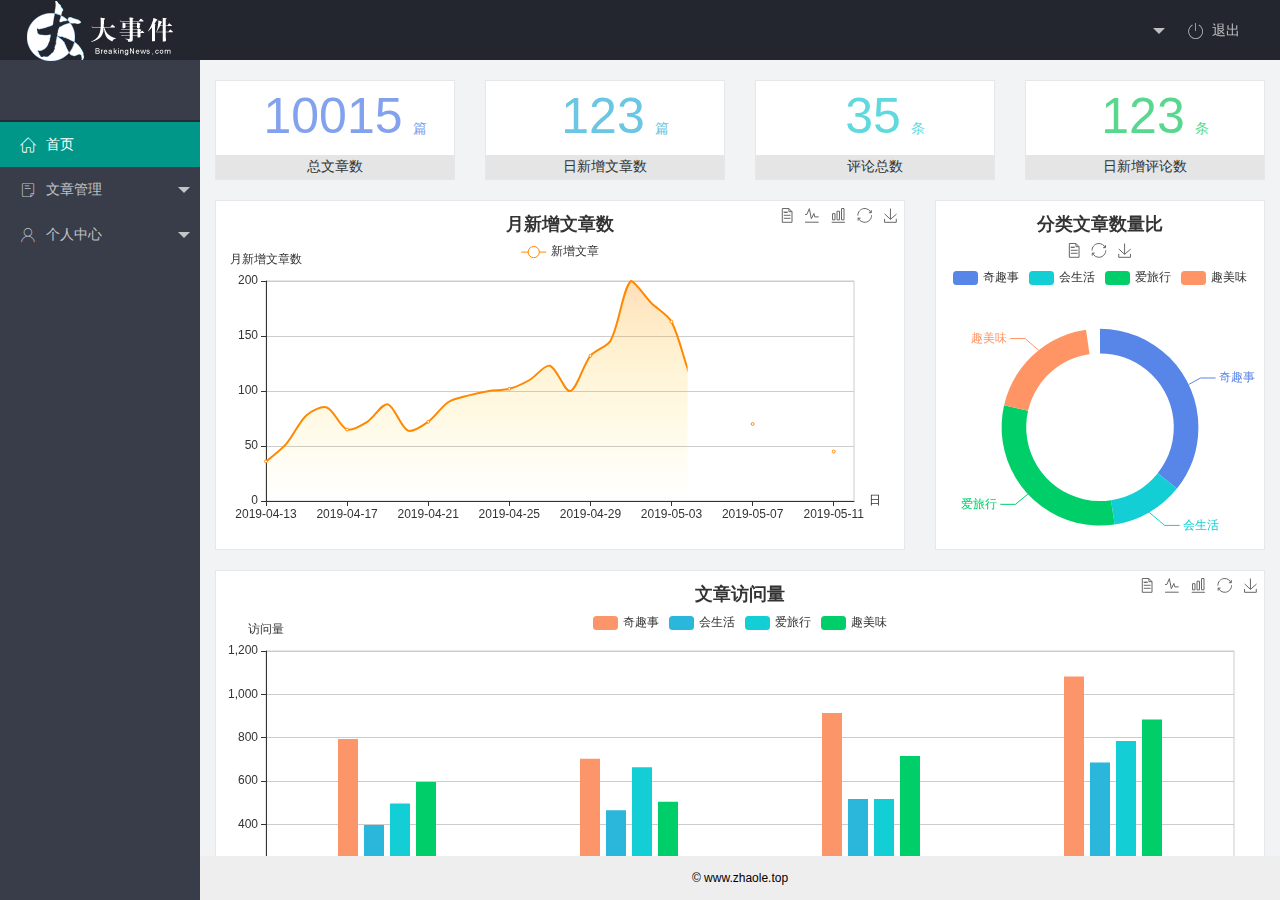
<file: index.html>
<!DOCTYPE html>
<html lang="en">
<head>
    <meta charset="UTF-8">
    <meta http-equiv="X-UA-Compatible" content="IE=edge">
    <meta name="viewport" content="width=device-width, initial-scale=1.0">
    <title>Document</title>
    <link rel="stylesheet" href="./assets/lib/layui/css/layui.css">
    <link rel="stylesheet" href="./assets/css/index.css">
    <!-- 引入图标库 -->
    <link rel="stylesheet" href="./assets/fonts/iconfont.css">

    <!-- jquery -->
    <script src="./assets/lib/jquery.js"></script>
    <script src="./assets/lib/layui/layui.js"></script>
    <script src="./assets/js/rootUrl.js"></script>
    <script src="./assets/js/index.js"></script>
</head>
<body class="layui-layout-body">
    <div class="layui-layout layui-layout-admin">

        <!-- 头部 -->
      <div class="layui-header">
          <!-- 左侧 -->
        <div class="layui-logo layui-hide-xs">
            <img src="./assets/images/logo.png" alt="">
        </div>

        <!-- 右侧 -->
        <ul class="layui-nav layui-layout-right">
          <li class="layui-nav-item layui-hide layui-show-md-inline-block">
            <a href="javascript:;" class="userinfo">
              <!-- <img src="//tva1.sinaimg.cn/crop.0.0.118.118.180/5db11ff4gw1e77d3nqrv8j203b03cweg.jpg" class="layui-nav-img" style="display: none;">
              <span class="text-avatar">A</span>
              个人中心 -->
            </a>
            <dl class="layui-nav-child">
              <dd><a href="./user/userinfo.html" target="fm">基本资料</a></dd>
              <dd><a href="./user/useravatar.html" target="fm">更换头像</a></dd>
              <dd><a href="./user/userpwd.html" target="fm">重置密码</a></dd>
            </dl>
          </li>
          <li class="layui-nav-item" lay-unselect>
            <a href="javascript:;" id="btnLogout">
              <span class="iconfont icon-tuichu" style="margin-right: 8px;"></span>退出
            </a>
          </li>
        </ul>
      </div>
      
      <!-- 左侧边栏 -->
      <div class="layui-side layui-bg-black">
        <div class="layui-side-scroll">
            <!-- 欢迎 -->
            <div class="userinfo">
                <!-- <img src="//tva1.sinaimg.cn/crop.0.0.118.118.180/5db11ff4gw1e77d3nqrv8j203b03cweg.jpg" class="layui-nav-img">
                <span class="text-avatar">A</span>
                <span class="welcome">欢迎</span> -->
            </div>

            <!-- lay-shrink='all'表示同一时间只能展开一个子菜单 -->
          <ul class="layui-nav layui-nav-tree" lay-shrink='all'>
              <!-- 主页 -->
              <!-- layui-this表示默认高亮 -->
            <li class="layui-nav-item layui-this"><a href="./home/dashboard.html" target="fm"><span class="iconfont icon-home"></span>首页</a></li>

            <!-- 文章管理 -->
            <li class="layui-nav-item">
              <a class="" href="javascript:;"><span class="iconfont icon-16"></span>文章管理</a>
              <dl class="layui-nav-child">
                <dd><a href="./article/art_cate.html" target="fm"><i class="layui-icon layui-icon-app"></i>文章类别</a></dd>
                <dd><a href="./article/art_list.html" target="fm"><i class="layui-icon layui-icon-app"></i>文章列表</a></dd>
                <dd><a href="./article/art_pub.html" target="fm"><i class="layui-icon layui-icon-app"></i>发表文章</a></dd>
              </dl>
            </li>

            <!-- 个人中心 -->
            <li class="layui-nav-item">
              <a href="javascript:;"><span class="iconfont icon-user"></span>个人中心</a>
              <dl class="layui-nav-child">
                <dd><a href="./user/userinfo.html" target="fm"><i class="layui-icon layui-icon-app"></i>基本资料</a></dd>
                <dd><a href="./user/useravatar.html" target="fm"><i class="layui-icon layui-icon-app"></i>更换头像</a></dd>
                <dd><a href="./user/userpwd.html" target="fm"><i class="layui-icon layui-icon-app"></i>重置密码</a></dd>
              </dl>
            </li>

          </ul>
        </div>
      </div>
      
      <!-- 内容 -->
      <div class="layui-body">
        <!-- 内容主体区域 -->
        <iframe src="./home/dashboard.html" name="fm" frameborder="0"></iframe>
      </div>
      
      <!-- 底部 -->
      <div class="layui-footer">
        <!-- 底部固定区域 -->
        © www.zhaole.top
      </div>
      
    </div>

    <script>
        layui.use(['element', 'layer', 'util'], function(){
            let layer = layui.layer
            ,util = layui.util;
            
            //头部事件
            util.event('lay-header-event', {
                //左侧菜单事件
                menuLeft: function(othis){
                layer.msg('展开左侧菜单的操作', {icon: 0});
                }
            });
        
        });
    </script>
</body>
</html>
</file>
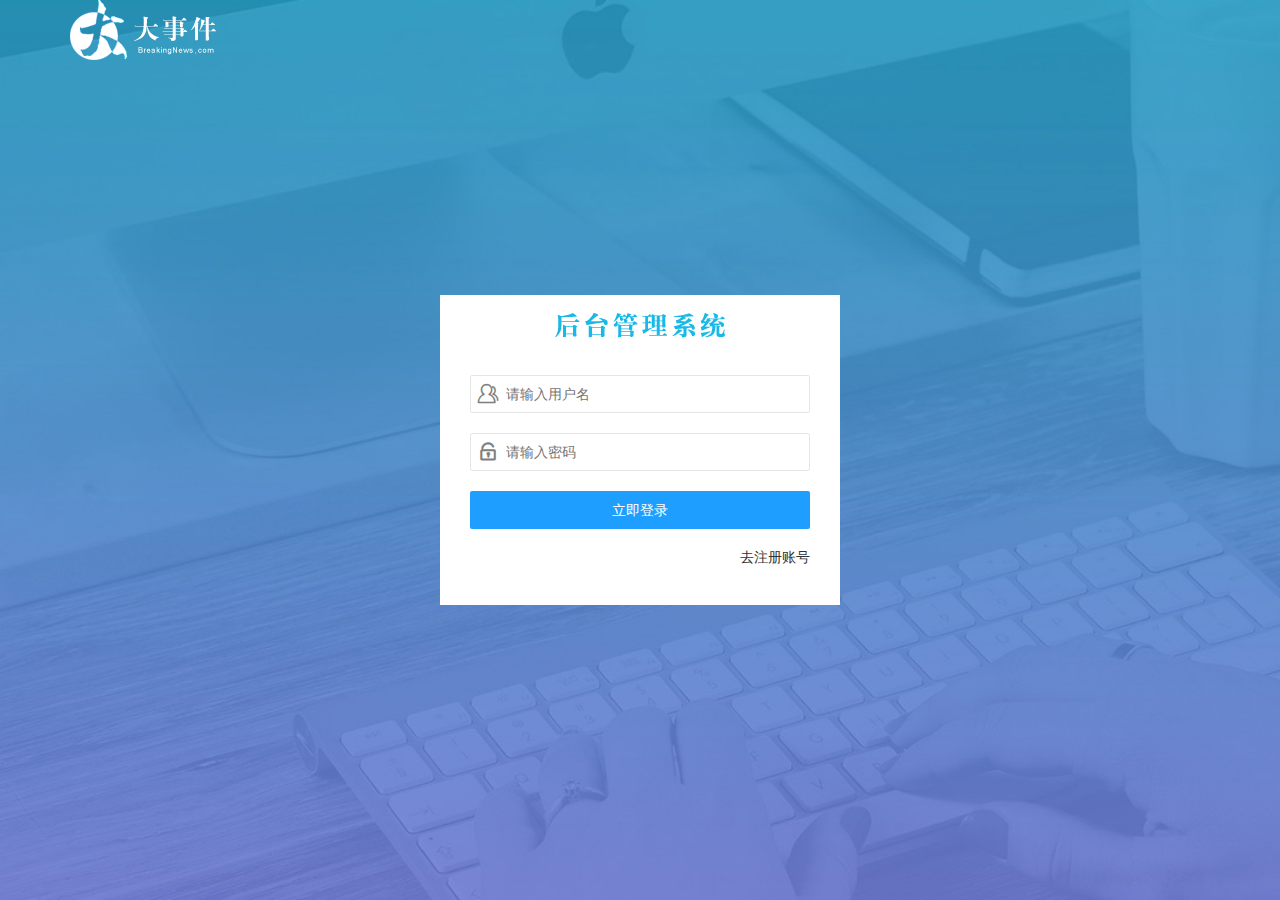
<file: login.html>
<!DOCTYPE html>
<html lang="en">
<head>
    <meta charset="UTF-8">
    <meta http-equiv="X-UA-Compatible" content="IE=edge">
    <meta name="viewport" content="width=device-width, initial-scale=1.0">
    <title>Document</title>
    <link rel="stylesheet" href="./assets/lib/layui/css/layui.css">
    <link rel="stylesheet" href="./assets/css/login.css">
</head>
<body>
    <!-- 头部logo部分 -->
    <!-- layui-main用于设置一个宽度为 1140px 的水平居中块（无响应式） -->
    <div class="layui-main">
        <img src="./assets/images/logo.png" alt="">
    </div>

    <!-- 登录注册部分 -->
    <div class="loginBox">
        <!-- 头部div,里面的文字为背景图片 -->
        <div class="title"></div>

        <!-- 登录div -->
        <div class="login">
            <form class="layui-form" action="">
                <!-- 用户名 -->
                <div class="layui-form-item">
                    <i class="layui-icon layui-icon-user" style="font-weight: 600;"></i>   
                    <!-- 注意要给每一个表单项取一个唯一的name -->
                    <input type="text" name="username" required  lay-verify="required" placeholder="请输入用户名" autocomplete="off" class="layui-input">
                </div>

                <!-- 密码 -->
                <div class="layui-form-item">
                    <i class="layui-icon layui-icon-password"></i>  
                     <!--lay-verify为layui的表单校验规则  -->
                    <input type="password" name="password" required  lay-verify="required|myPassword" placeholder="请输入密码" autocomplete="off" class="layui-input">
                </div>

                <!-- 提交按钮 -->
                <!-- lay-submit属性表示为提交按钮 -->
                <div class="layui-form-item"">
                    <!-- layui-btn layui-btn-normal改变颜色为蓝色 -->
                    <button class="layui-btn layui-btn-fluid layui-btn layui-btn-normal" lay-submit>立即登录</button>
                </div>

                <div class="layui-form-item links">
                    <!-- href="javascript:;"代表的是发生动作时执行一段javascript代码，
                        但是这个代码是空的，所以什么也不执行 -->
                    <a href="javascript:;" id="aL">去注册账号</a>
                </div>
            </form>
        </div>

        <!-- 注册div -->
        <div class="register hidden">
            <form class="layui-form" action="">
                <!-- 用户名 -->
                <div class="layui-form-item">
                    <i class="layui-icon layui-icon-user" style="font-weight: 600;"></i>   
                    <!-- 注意要给每一个表单项取一个唯一的name -->
                    <input type="text" name="username" required  lay-verify="required" placeholder="请输入用户名" autocomplete="off" class="layui-input">
                </div>

                <!-- 密码 -->
                <div class="layui-form-item">
                    <i class="layui-icon layui-icon-password"></i>   
                    <input type="password" name="password" required  lay-verify="required|myPassword" placeholder="请输入密码" autocomplete="off" class="layui-input">
                </div>

                <!-- 确认密码 -->
                <div class="layui-form-item">
                    <i class="layui-icon layui-icon-password"></i>   
                    <input type="password" name="passwordAgain" required  lay-verify="required|myPassword|rePassword" placeholder="再次确认密码" autocomplete="off" class="layui-input">
                </div>

                <!-- 注册按钮 -->
                <div class="layui-form-item"">
                    <button class="layui-btn layui-btn-fluid layui-btn layui-btn-normal" lay-submit>注册</button>
                </div>

                <div class="layui-form-item links">
                    <a href="javascript:;" id="aR">去登录</a>
                </div>
            </form>
        </div>
    </div>

    <!-- jquery必须在自己的js之前 -->
    <script src="./assets/lib/jquery.js"></script>
    <script src="./assets/lib/layui/layui.all.js"></script>
    <script src="./assets/js/rootUrl.js"></script>
    <script src="./assets/js/login.js"></script>
</body>
</html>
</file>
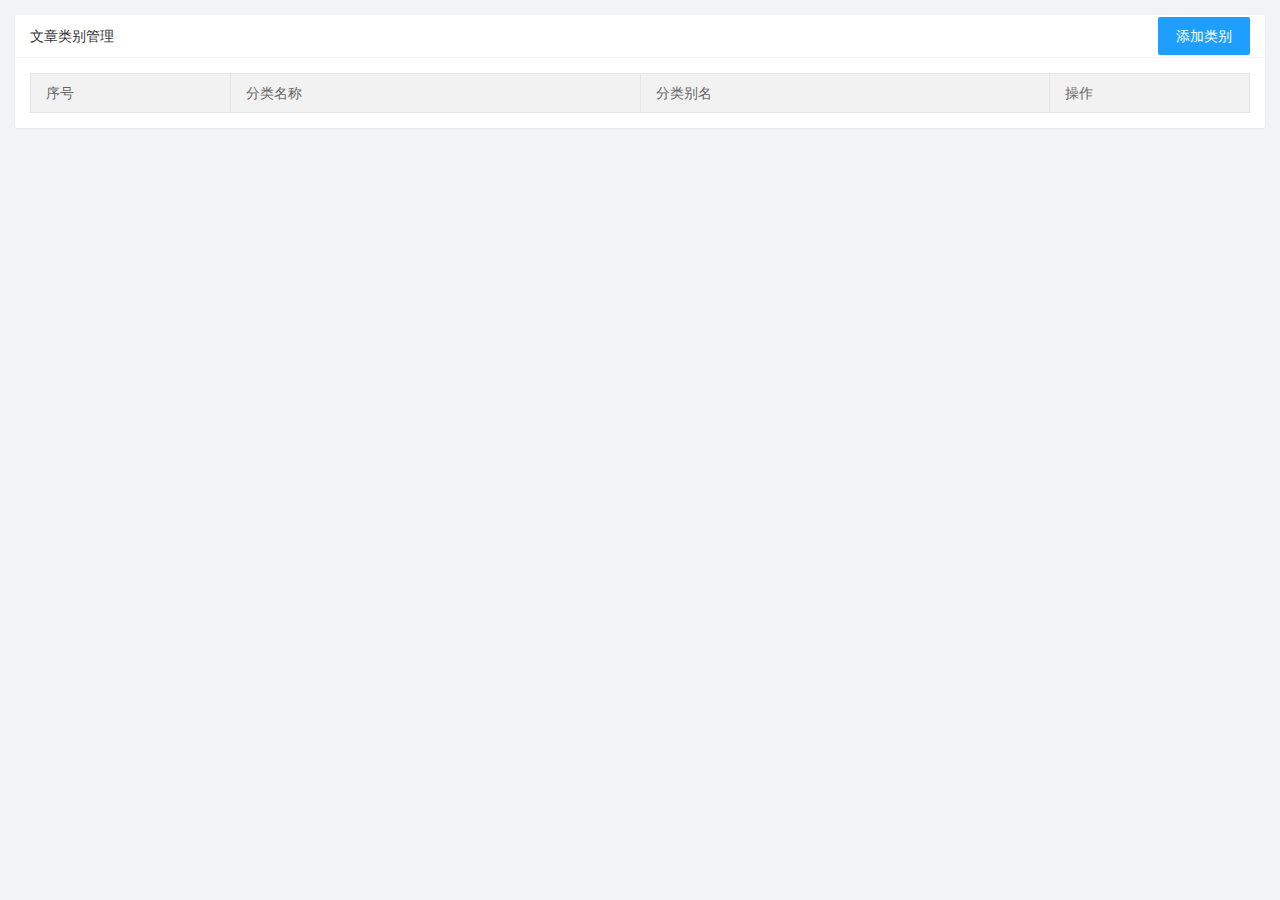
<file: article/art_cate.html>
<!DOCTYPE html>
<html lang="en">
<head>
    <meta charset="UTF-8">
    <meta http-equiv="X-UA-Compatible" content="IE=edge">
    <meta name="viewport" content="width=device-width, initial-scale=1.0">
    <title>Document</title>
    <link rel="stylesheet" href="./../assets/lib/layui/css/layui.css">
    <link rel="stylesheet" href="./../assets/css/article/art_cate.css">
</head>
<body>
    <div class="layui-card">
        <div class="layui-card-header">
            <span>文章类别管理</span>
            <button type="button" class="layui-btn layui-btn-normal" id="add">添加类别</button>
        </div>

        <div class="layui-card-body">
            <table class="layui-table">
                <colgroup>
                <col width="200">
                  <col>
                  <col>
                  <col width="200">
                </colgroup>
                <thead>
                  <tr>
                    <th>序号</th>
                    <th>分类名称</th>
                    <th>分类别名</th>
                    <th>操作</th>
                  </tr> 
                </thead>
                <tbody>
                  <!-- <tr>
                    <td>1</td>
                    <td>贤心</td>
                    <td>2016-11-29</td>
                    <td>人生就像是一场修行</td>
                  </tr> -->
                </tbody>
              </table>
        </div>
    </div>

    <script src="./../assets/lib/layui/layui.all.js"></script>
    <script src="./../assets/lib/jquery.js"></script>
    <script src="./../assets/js/rootUrl.js"></script>
    <script src="./../assets/js/article/art_cate.js"></script>
</body>
</html>
</file>
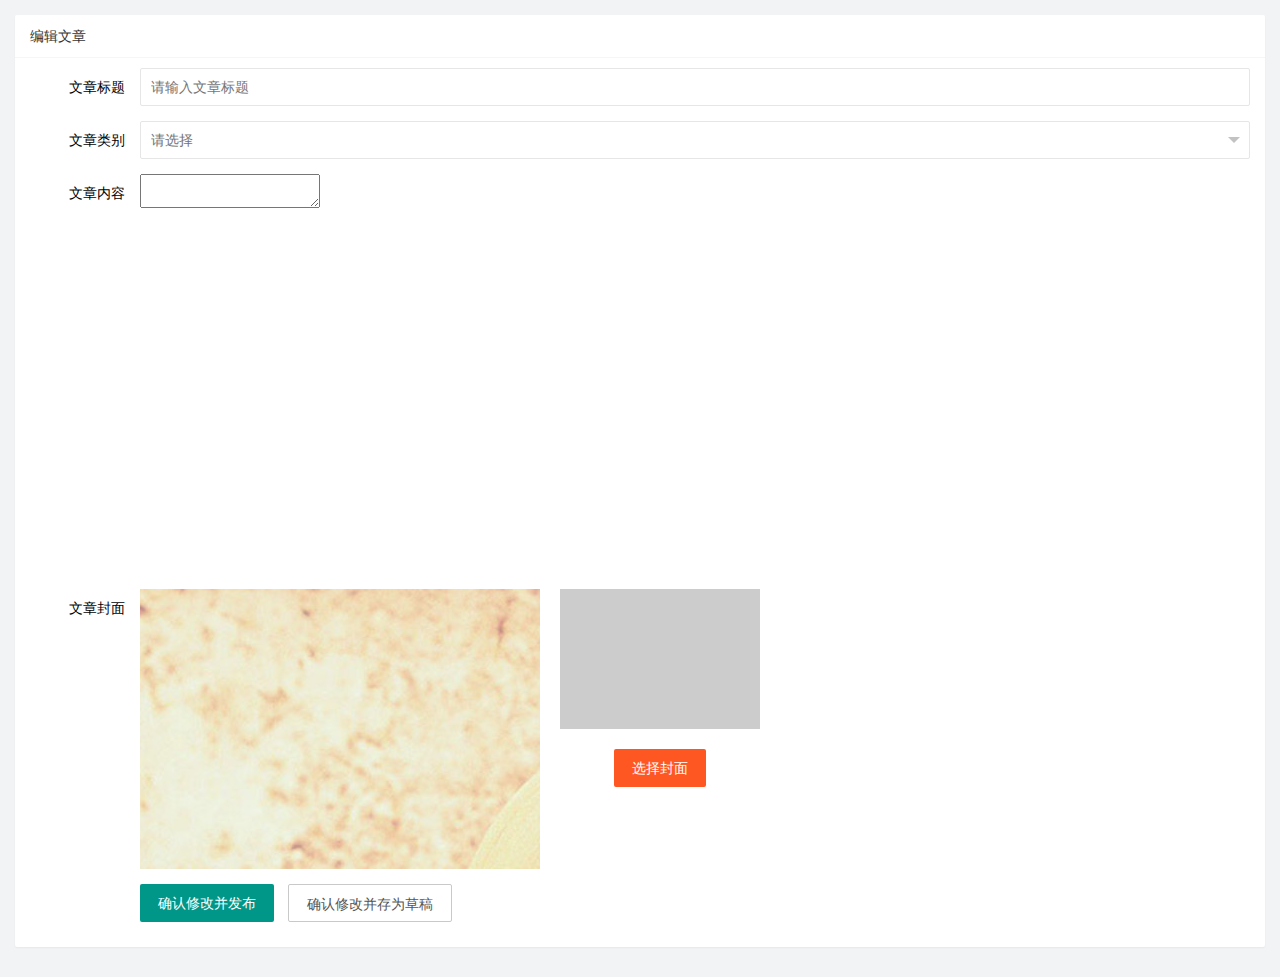
<file: article/art_edit.html>
<!DOCTYPE html>
<html lang="en">
<head>
    <meta charset="UTF-8">
    <meta http-equiv="X-UA-Compatible" content="IE=edge">
    <meta name="viewport" content="width=device-width, initial-scale=1.0">
    <title>Document</title>
    <link rel="stylesheet" href="./../assets/lib/cropper/cropper.css">
    <link rel="stylesheet" href="./../assets/lib/layui/css/layui.css">
    <link rel="stylesheet" href="./../assets/css/article/art_pub.css">

</head>
<body>
    <div class="layui-card">
        <div class="layui-card-header">编辑文章</div>
        <div class="layui-card-body">
            <form class="layui-form form_put" lay-filter="form">
                <div class="layui-form-item">
                  <label class="layui-form-label">文章标题</label>
                  <div class="layui-input-block">
                    <input type="text" name="title" required  lay-verify="required" placeholder="请输入文章标题" autocomplete="off" class="layui-input">
                  </div>
                </div>
                <div class="layui-form-item">
                    <label class="layui-form-label">文章类别</label>
                    <div class="layui-input-block">
                        <select name="cate_id" lay-verify="required">
                            <!-- <option value="">请选择文章类别</option>
                            <option value="0">北京</option>
                            <option value="1">上海</option>
                            <option value="2">广州</option>
                            <option value="3">深圳</option>
                            <option value="4">杭州</option> -->
                        </select>
                    </div>
                </div>
                <div class="layui-form-item">
                    <!-- 左侧的 label -->
                    <label class="layui-form-label">文章内容</label>
                    <!-- 为富文本编辑器外部的容器设置高度 -->
                    <div class="layui-input-block" style="height: 400px;">
                      <!-- 重要：将来这个 textarea 会被初始化为富文本编辑器 -->
                      <textarea name="content"></textarea>
                    </div>
                </div>
                <div class="layui-form-item">
                    <!-- 左侧的 label -->
                    <label class="layui-form-label">文章封面</label>
                    <!-- 选择封面区域 -->
                    <div class="layui-input-block cover-box">
                      <!-- 左侧裁剪区域 -->
                      <div class="cover-left">
                        <img id="image" src="./../assets/images/sample2.jpg" alt="" />
                      </div>
                      <!-- 右侧预览区域和选择封面区域 -->
                      <div class="cover-right">
                        <!-- 预览的区域 -->
                        <div class="img-preview"></div>
                        <!-- 选择封面按钮 -->
                        <button type="button" class="layui-btn layui-btn-danger" id="chooseFile">选择封面</button>
                      </div>
                    </div>
                </div>

                <div class="layui-form-item">
                    <div class="layui-input-block">
                      <button class="layui-btn" lay-submit>确认修改并发布</button>
                      <button class="layui-btn layui-btn-primary caogao" lay-submit>确认修改并存为草稿</button>
                    </div>
                </div>

                <!-- 隐藏的文件点击框 -->
                <!-- 隐藏的文件选择框 accept属性指定允许上传的文件的类型 -->
                <input type="file" id="file" accept="image/png,image/jpg,image/jpeg">
            </form>
        </div>
    </div>
    <script src="./../assets/lib/layui/layui.all.js"></script>
    <script src="./../assets/lib/jquery.js"></script>
    <script src="./../assets/lib/cropper/Cropper.js"></script>
    <script src="./../assets/lib/cropper/jquery-cropper.js"></script>
    <script src="./../assets/js/rootUrl.js"></script>
    <script src="./../assets/lib/tinymce/tinymce.min.js"></script>
    <script src="./../assets/lib/tinymce/tinymce_setup.js"></script>
    <script src="./../assets/js/article/art_edit.js"></script>
</body>
</html>
</file>
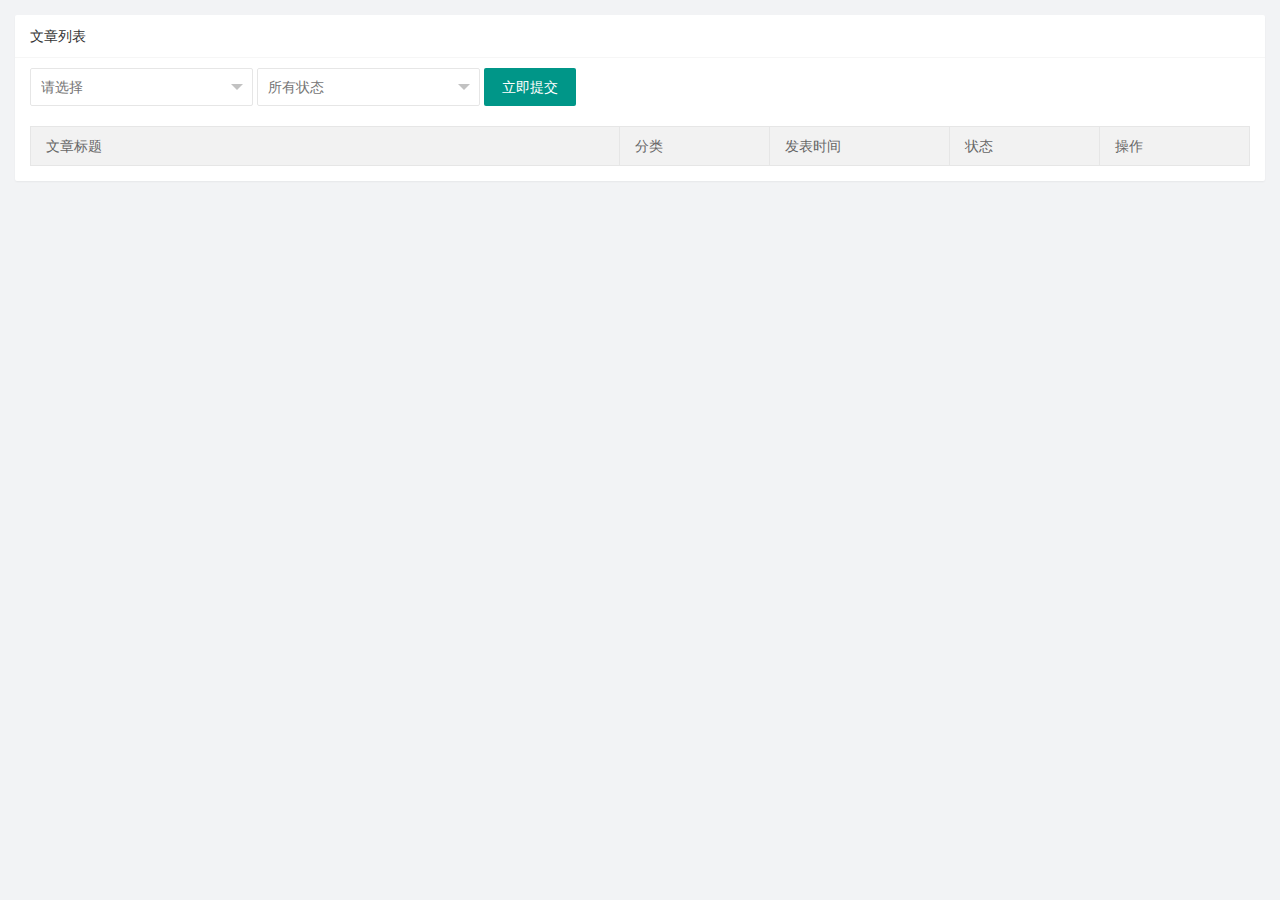
<file: article/art_list.html>
<!DOCTYPE html>
<html lang="en">
<head>
    <meta charset="UTF-8">
    <meta http-equiv="X-UA-Compatible" content="IE=edge">
    <meta name="viewport" content="width=device-width, initial-scale=1.0">
    <title>Document</title>
    <link rel="stylesheet" href="./../assets/lib/layui/css/layui.css">
    <link rel="stylesheet" href="./../assets/css/article/art_list.css">
</head>
<body>
    <div class="layui-card">
        <div class="layui-card-header">文章列表</div>
        <div class="layui-card-body">
          <!-- 筛选区域 -->
          <form class="layui-form chooseForm" action="">
            <div class="layui-form-item layui-inline">
                <select name="cate_id">
                    <!-- <option value="">所有分类</option>
                    <option value="">北京</option>
                    <option value="">上海</option>
                    <option value="">杭州</option> -->
                </select>
            </div>
            <div class="layui-form-item layui-inline">
                <select name="state">
                    <option value="">所有状态</option>
                    <option value="已发布">已发布</option>
                    <option value="草稿">草稿</option>
                </select>
            </div>
            <div class="layui-form-item layui-inline">
                <button class="layui-btn" lay-submit lay-filter="formDemo">立即提交</button>
            </div>
          </form>

          <!-- 列表区域 -->
          <table class="layui-table">
            <colgroup>
              <col>
              <col width="150">
              <col width="180">
              <col width="150">
              <col width="150">
            </colgroup>
            <thead>
              <tr>
                <th>文章标题</th>
                <th>分类</th>
                <th>发表时间</th>
                <th>状态</th>
                <th>操作</th>
              </tr> 
            </thead>
            <tbody>
              <!-- <tr>
                <td>贤心</td>
                <td>2016-11-29</td>
                <td>人生就像是一场修行</td>
                <td>人生就像是一场修行</td>
                <td>人生就像是一场修行</td>
              </tr> -->
            </tbody>
          </table>

          <!-- 分页区域 -->
          <div id="pageBox"></div>
        </div>
    </div>

    <script src="./../assets/lib/layui/layui.all.js"></script>
    <script src="./../assets/lib/jquery.js"></script>
    <script src="./../assets/js/rootUrl.js"></script>
    <script src="./../assets/js/article/art_list.js"></script>
</body>
</html>
</file>
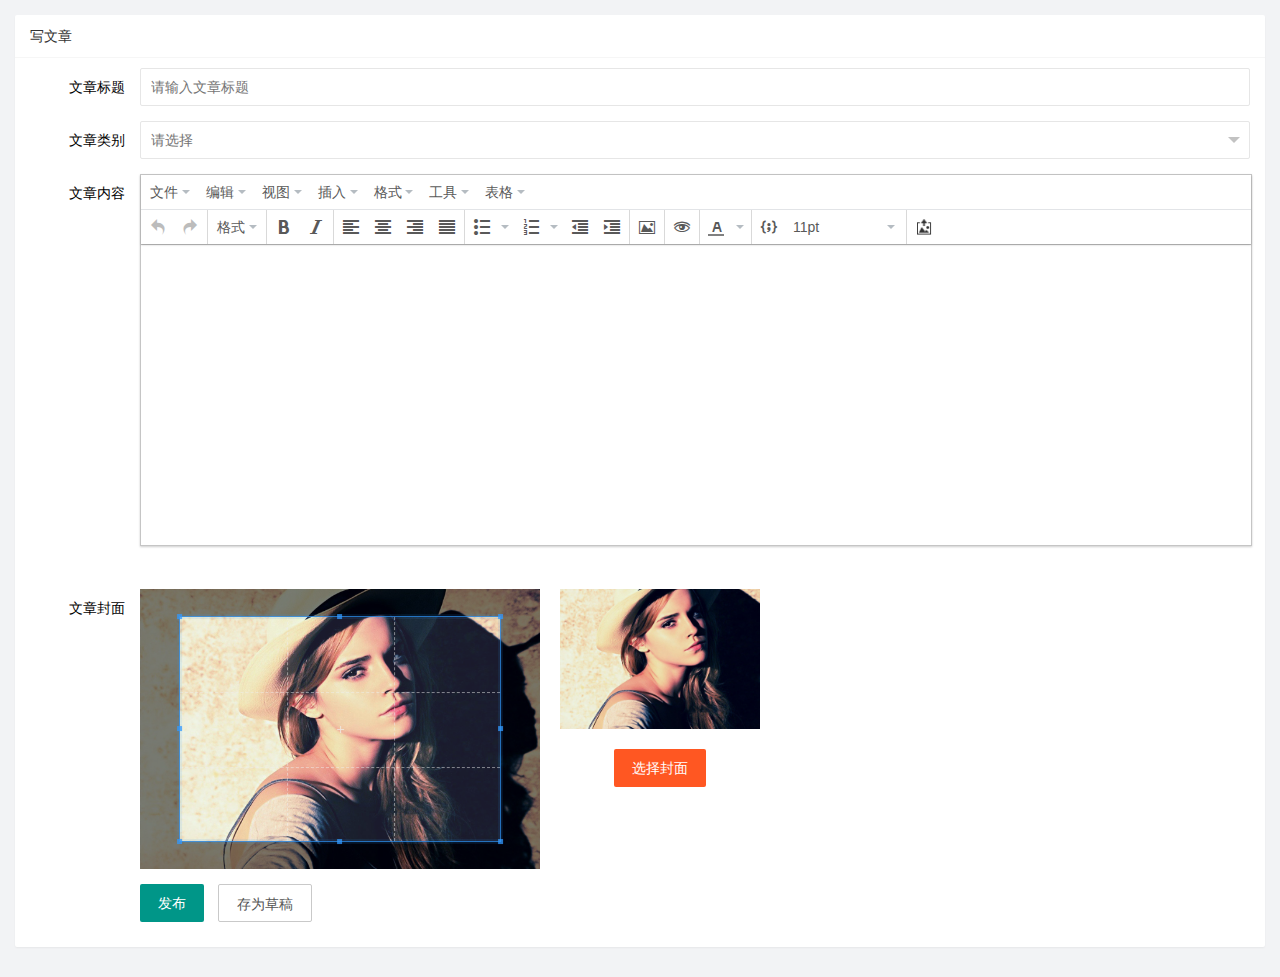
<file: article/art_pub.html>
<!DOCTYPE html>
<html lang="en">
<head>
    <meta charset="UTF-8">
    <meta http-equiv="X-UA-Compatible" content="IE=edge">
    <meta name="viewport" content="width=device-width, initial-scale=1.0">
    <title>Document</title>
    <link rel="stylesheet" href="./../assets/lib/cropper/cropper.css">
    <link rel="stylesheet" href="./../assets/lib/layui/css/layui.css">
    <link rel="stylesheet" href="./../assets/css/article/art_pub.css">

</head>
<body>
    <div class="layui-card">
        <div class="layui-card-header">写文章</div>
        <div class="layui-card-body">
            <form class="layui-form form_put">
                <div class="layui-form-item">
                  <label class="layui-form-label">文章标题</label>
                  <div class="layui-input-block">
                    <input type="text" name="title" required  lay-verify="required" placeholder="请输入文章标题" autocomplete="off" class="layui-input">
                  </div>
                </div>
                <div class="layui-form-item">
                    <label class="layui-form-label">文章类别</label>
                    <div class="layui-input-block">
                        <select name="cate_id" lay-verify="required">
                            <!-- <option value="">请选择文章类别</option>
                            <option value="0">北京</option>
                            <option value="1">上海</option>
                            <option value="2">广州</option>
                            <option value="3">深圳</option>
                            <option value="4">杭州</option> -->
                        </select>
                    </div>
                </div>
                <div class="layui-form-item">
                    <!-- 左侧的 label -->
                    <label class="layui-form-label">文章内容</label>
                    <!-- 为富文本编辑器外部的容器设置高度 -->
                    <div class="layui-input-block" style="height: 400px;">
                      <!-- 重要：将来这个 textarea 会被初始化为富文本编辑器 -->
                      <textarea name="content"></textarea>
                    </div>
                </div>
                <div class="layui-form-item">
                    <!-- 左侧的 label -->
                    <label class="layui-form-label">文章封面</label>
                    <!-- 选择封面区域 -->
                    <div class="layui-input-block cover-box">
                      <!-- 左侧裁剪区域 -->
                      <div class="cover-left">
                        <img id="image" src="./../assets/images/sample2.jpg" alt="" />
                      </div>
                      <!-- 右侧预览区域和选择封面区域 -->
                      <div class="cover-right">
                        <!-- 预览的区域 -->
                        <div class="img-preview"></div>
                        <!-- 选择封面按钮 -->
                        <button type="button" class="layui-btn layui-btn-danger" id="chooseFile">选择封面</button>
                      </div>
                    </div>
                </div>

                <div class="layui-form-item">
                    <div class="layui-input-block">
                      <button class="layui-btn" lay-submit>发布</button>
                      <button class="layui-btn layui-btn-primary caogao" lay-submit>存为草稿</button>
                    </div>
                </div>

                <!-- 隐藏的文件点击框 -->
                <!-- 隐藏的文件选择框 accept属性指定允许上传的文件的类型 -->
                <input type="file" id="file" accept="image/png,image/jpg,image/jpeg">
            </form>
        </div>
    </div>
    <script src="./../assets/lib/layui/layui.all.js"></script>
    <script src="./../assets/lib/jquery.js"></script>
    <script src="./../assets/lib/cropper/Cropper.js"></script>
    <script src="./../assets/lib/cropper/jquery-cropper.js"></script>
    <script src="./../assets/js/rootUrl.js"></script>
    <script src="./../assets/lib/tinymce/tinymce.min.js"></script>
    <script src="./../assets/lib/tinymce/tinymce_setup.js"></script>
    <script src="./../assets/js/article/art_pub.js"></script>
</body>
</html>
</file>
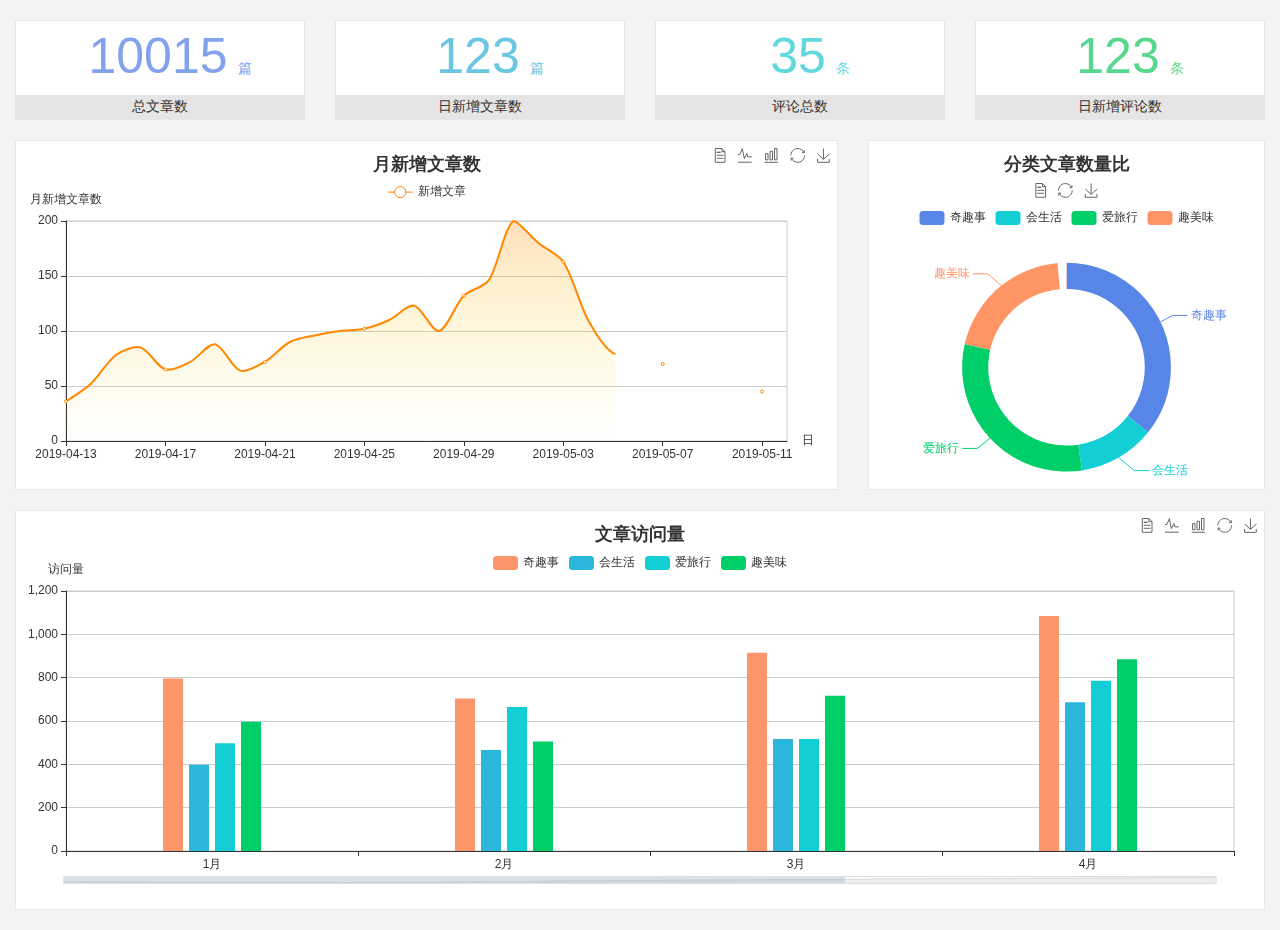
<file: home/dashboard.html>
<!DOCTYPE html>
<html lang="en">

<head>
  <meta charset="UTF-8">
  <meta name="viewport" content="width=device-width, initial-scale=1.0">
  <meta http-equiv="X-UA-Compatible" content="ie=edge">
  <title>图表统计</title>
  <link rel="stylesheet" href="../assets/lib/bootstrap.css" />
  <link rel="stylesheet" href="../assets/lib/main.css" />
  <script src="../assets/lib/jquery.js"></script>
  <script type="text/javascript" src="../assets/lib/echarts.min.js"></script>
</head>

<body>
  <div class="container-fluid">
    <div class="row spannel_list">
      <div class="col-sm-3 col-xs-6">
        <div class="spannel">
          <em>10015</em><span>篇</span>
          <b>总文章数</b>
        </div>
      </div>
      <div class="col-sm-3 col-xs-6">
        <div class="spannel scolor01">
          <em>123</em><span>篇</span>
          <b>日新增文章数</b>
        </div>
      </div>
      <div class="col-sm-3 col-xs-6">
        <div class="spannel scolor02">
          <em>35</em><span>条</span>
          <b>评论总数</b>
        </div>
      </div>
      <div class="col-sm-3 col-xs-6">
        <div class="spannel scolor03">
          <em>123</em><span>条</span>
          <b>日新增评论数</b>
        </div>
      </div>
    </div>
  </div>

  <div class="container-fluid">
    <div class="row curve-pie">
      <div class="col-lg-8 col-md-8">
        <div class="gragh_pannel" id="curve_show"></div>
      </div>
      <div class="col-lg-4 col-md-4">
        <div class="gragh_pannel" id="pie_show"></div>
      </div>
    </div>
  </div>

  <div class="container-fluid">
    <div class="column_pannel" id="column_show"></div>
  </div>

  <script>
    var oChart = echarts.init(document.getElementById('curve_show'));
    var aList_all = [
      { 'count': 36, 'date': '2019-04-13' },
      { 'count': 52, 'date': '2019-04-14' },
      { 'count': 78, 'date': '2019-04-15' },
      { 'count': 85, 'date': '2019-04-16' },
      { 'count': 65, 'date': '2019-04-17' },
      { 'count': 72, 'date': '2019-04-18' },
      { 'count': 88, 'date': '2019-04-19' },
      { 'count': 64, 'date': '2019-04-20' },
      { 'count': 72, 'date': '2019-04-21' },
      { 'count': 90, 'date': '2019-04-22' },
      { 'count': 96, 'date': '2019-04-23' },
      { 'count': 100, 'date': '2019-04-24' },
      { 'count': 102, 'date': '2019-04-25' },
      { 'count': 110, 'date': '2019-04-26' },
      { 'count': 123, 'date': '2019-04-27' },
      { 'count': 100, 'date': '2019-04-28' },
      { 'count': 132, 'date': '2019-04-29' },
      { 'count': 146, 'date': '2019-04-30' },
      { 'count': 200, 'date': '2019-05-01' },
      { 'count': 180, 'date': '2019-05-02' },
      { 'count': 163, 'date': '2019-05-03' },
      { 'count': 110, 'date': '2019-05-04' },
      { 'count': 80, 'date': '2019-05-05' },
      { 'count': 82, 'date': '2019-05-06' },
      { 'count': 70, 'date': '2019-05-07' },
      { 'count': 65, 'date': '2019-05-08' },
      { 'count': 54, 'date': '2019-05-09' },
      { 'count': 40, 'date': '2019-05-10' },
      { 'count': 45, 'date': '2019-05-11' },
      { 'count': 38, 'date': '2019-05-12' },
    ];

    let aCount = [];
    let aDate = [];

    for (var i = 0; i < aList_all.length; i++) {
      aCount.push(aList_all[i].count);
      aDate.push(aList_all[i].date);
    }

    var chartopt = {
      title: {
        text: '月新增文章数',
        left: 'center',
        top: '10'
      },
      tooltip: {
        trigger: 'axis'
      },
      legend: {
        data: ['新增文章'],
        top: '40'
      },
      toolbox: {
        show: true,
        feature: {
          mark: { show: true },
          dataView: { show: true, readOnly: false },
          magicType: { show: true, type: ['line', 'bar'] },
          restore: { show: true },
          saveAsImage: { show: true }
        }
      },
      calculable: true,
      xAxis: [
        {
          name: '日',
          type: 'category',
          boundaryGap: false,
          data: aDate
        }
      ],
      yAxis: [
        {
          name: '月新增文章数',
          type: 'value'
        }
      ],
      series: [
        {
          name: '新增文章',
          type: 'line',
          smooth: true,
          itemStyle: { normal: { areaStyle: { type: 'default' }, color: '#f80' }, lineStyle: { color: '#f80' } },
          data: aCount
        }],
      areaStyle: {
        normal: {
          color: new echarts.graphic.LinearGradient(0, 0, 0, 1, [{
            offset: 0,
            color: 'rgba(255,136,0,0.39)'
          }, {
            offset: .34,
            color: 'rgba(255,180,0,0.25)'
          }, {
            offset: 1,
            color: 'rgba(255,222,0,0.00)'
          }])

        }
      },
      grid: {
        show: true,
        x: 50,
        x2: 50,
        y: 80,
        height: 220
      }
    };

    oChart.setOption(chartopt);


    var oPie = echarts.init(document.getElementById('pie_show'));
    var oPieopt =
    {
      title: {
        top: 10,
        text: '分类文章数量比',
        x: 'center'
      },
      tooltip: {
        trigger: 'item',
        formatter: "{a} <br/>{b} : {c} ({d}%)"
      },
      color: ['#5885e8', '#13cfd5', '#00ce68', '#ff9565'],
      legend: {
        x: 'center',
        top: 65,
        data: ['奇趣事', '会生活', '爱旅行', '趣美味']
      },
      toolbox: {
        show: true,
        x: 'center',
        top: 35,
        feature: {
          mark: { show: true },
          dataView: { show: true, readOnly: false },
          magicType: {
            show: true,
            type: ['pie', 'funnel'],
            option: {
              funnel: {
                x: '25%',
                width: '50%',
                funnelAlign: 'left',
                max: 1548
              }
            }
          },
          restore: { show: true },
          saveAsImage: { show: true }
        }
      },
      calculable: true,
      series: [
        {
          name: '访问来源',
          type: 'pie',
          radius: ['45%', '60%'],
          center: ['50%', '65%'],
          data: [
            { value: 300, name: '奇趣事' },
            { value: 100, name: '会生活' },
            { value: 260, name: '爱旅行' },
            { value: 180, name: '趣美味' }
          ]
        }
      ]
    };
    oPie.setOption(oPieopt);



    var oColumn = this.echarts.init(document.getElementById('column_show'));
    var oColumnopt =
    {
      title: {
        text: '文章访问量',
        left: 'center',
        top: '10'
      },
      tooltip: {
        trigger: 'axis'
      },
      legend: {
        data: ['奇趣事', '会生活', '爱旅行', '趣美味'],
        top: '40'
      },
      toolbox: {
        show: true,
        feature: {
          mark: { show: true },
          dataView: { show: true, readOnly: false },
          magicType: { show: true, type: ['line', 'bar'] },
          restore: { show: true },
          saveAsImage: { show: true }
        }
      },
      calculable: true,
      xAxis: [
        {
          type: 'category',
          data: ['1月', '2月', '3月', '4月', '5月']
        }
      ],
      yAxis: [
        {
          name: '访问量',
          type: 'value'
        }
      ],
      series: [
        {
          name: '奇趣事',
          type: 'bar',
          barWidth: 20,
          itemStyle: {
            normal: { areaStyle: { type: 'default' }, color: '#fd956a' }
          },
          data: [800, 708, 920, 1090, 1200]
        },
        {
          name: '会生活',
          type: 'bar',
          barWidth: 20,
          itemStyle: {
            normal: { areaStyle: { type: 'default' }, color: '#2bb6db' }
          },
          data: [400, 468, 520, 690, 800]
        },
        {
          name: '爱旅行',
          type: 'bar',
          barWidth: 20,
          itemStyle: {
            normal: { areaStyle: { type: 'default' }, color: '#13cfd5' }
          },
          data: [500, 668, 520, 790, 900]
        },
        {
          name: '趣美味',
          type: 'bar',
          barWidth: 20,
          itemStyle: {
            normal: { areaStyle: { type: 'default' }, color: '#00ce68' }
          },
          data: [600, 508, 720, 890, 1000]
        }
      ],
      grid: {
        show: true,
        x: 50,
        x2: 30,
        y: 80,
        height: 260
      },
      dataZoom: [//给x轴设置滚动条
        {
          start: 0,//默认为0
          end: 100 - 1000 / 31,//默认为100
          type: 'slider',
          show: true,
          xAxisIndex: [0],
          handleSize: 0,//滑动条的 左右2个滑动条的大小
          height: 8,//组件高度
          left: 45, //左边的距离
          right: 50,//右边的距离
          bottom: 26,//右边的距离
          handleColor: '#ddd',//h滑动图标的颜色
          handleStyle: {
            borderColor: "#cacaca",
            borderWidth: "1",
            shadowBlur: 2,
            background: "#ddd",
            shadowColor: "#ddd",
          }
        }]
    };
    oColumn.setOption(oColumnopt);
  </script>
</body>

</html>
</file>
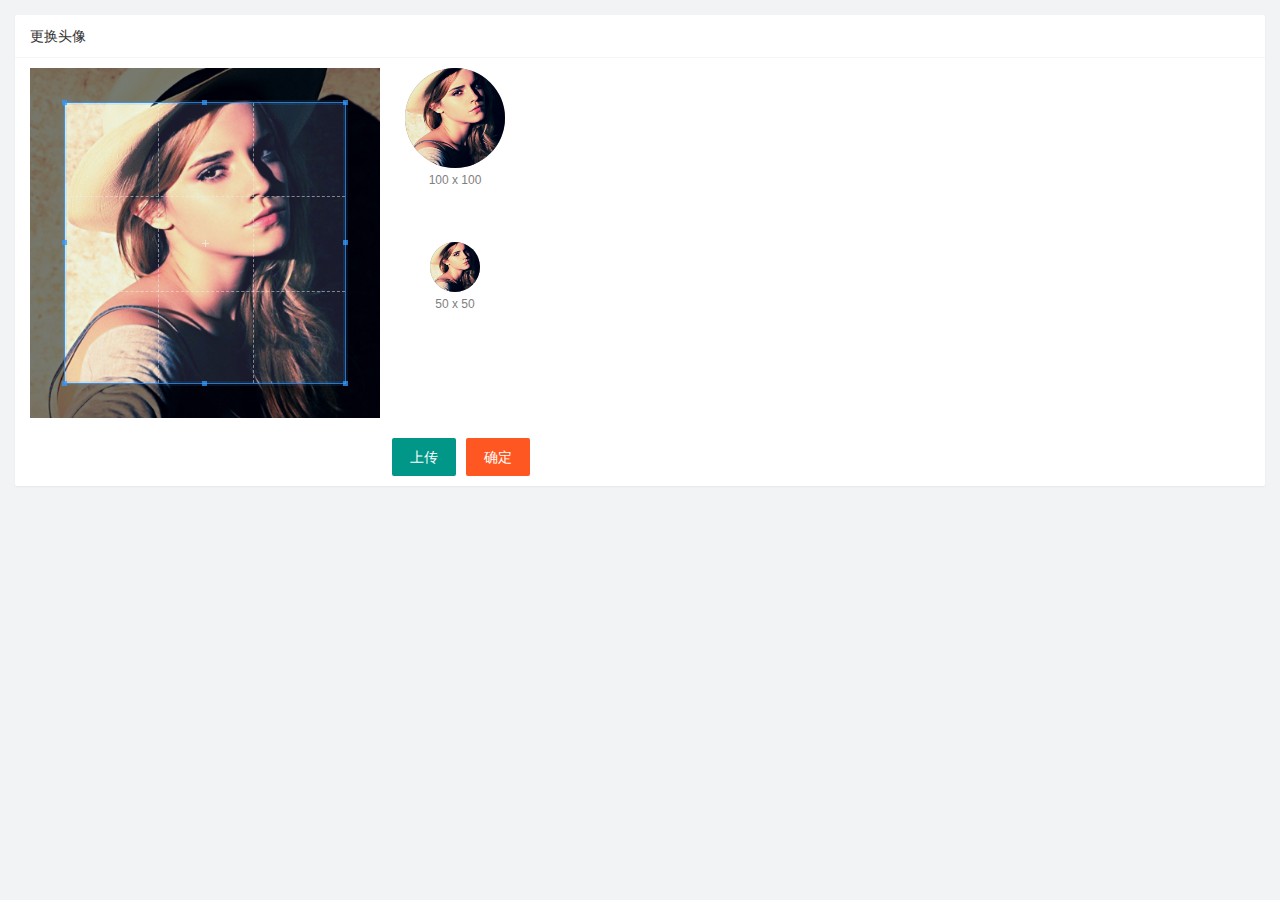
<file: user/useravatar.html>
<!DOCTYPE html>
<html lang="en">
<head>
    <meta charset="UTF-8">
    <meta http-equiv="X-UA-Compatible" content="IE=edge">
    <meta name="viewport" content="width=device-width, initial-scale=1.0">
    <title>Document</title>
    <link rel="stylesheet" href="./../assets/lib/layui/css/layui.css">
    <link rel="stylesheet" href="./../assets/css/user/useravatar.css">
    <link rel="stylesheet" href="./../assets/lib/cropper/cropper.css">
</head>
<body>
    <div class="layui-card">
        <div class="layui-card-header">更换头像</div>
        <div class="layui-card-body">
            <!-- 第一行的图片裁剪和预览区域 -->
            <div class="row1">

                <!-- 图片裁剪区域 -->
                <div class="cropper-box">
                    <!-- 这个 img 标签很重要，将来会把它初始化为裁剪区域 -->
                    <img id="image" src="../assets/images/sample.jpg" />
                </div>

                <!-- 图片的预览区域 -->
                <div class="preview-box">
                    <div>
                        <!-- 宽高为 100px 的预览区域 -->
                        <div class="img-preview w100"></div>
                        <p class="size">100 x 100</p>
                    </div>
                    <div>
                        <!-- 宽高为 50px 的预览区域 -->
                        <div class="img-preview w50"></div>
                        <p class="size">50 x 50</p>
                    </div>
                </div>

            </div>


            <!-- 第二行的按钮区域 -->
            <div class="row2">
                <!-- 隐藏的文件选择框 accept属性指定允许上传的文件的类型 -->
                <input type="file" id="file" accept="image/png,image/jpg,image/jpeg">
                <button type="button" class="layui-btn" id="chooseFile">上传</button>
                <button type="button" class="layui-btn layui-btn-danger btnSure">确定</button>
            </div>

         </div>
    </div>
    
    <script src="./../assets/lib/layui/layui.all.js"></script>
    <script src="./../assets/lib/jquery.js"></script>
    <script src="./../assets/lib/cropper/Cropper.js"></script>
    <script src="./../assets/lib/cropper/jquery-cropper.js"></script>
    <script src="./../assets/js/rootUrl.js"></script>
    <script src="./../assets/js/user/useravatar.js"></script>
</body>
</html>
</file>
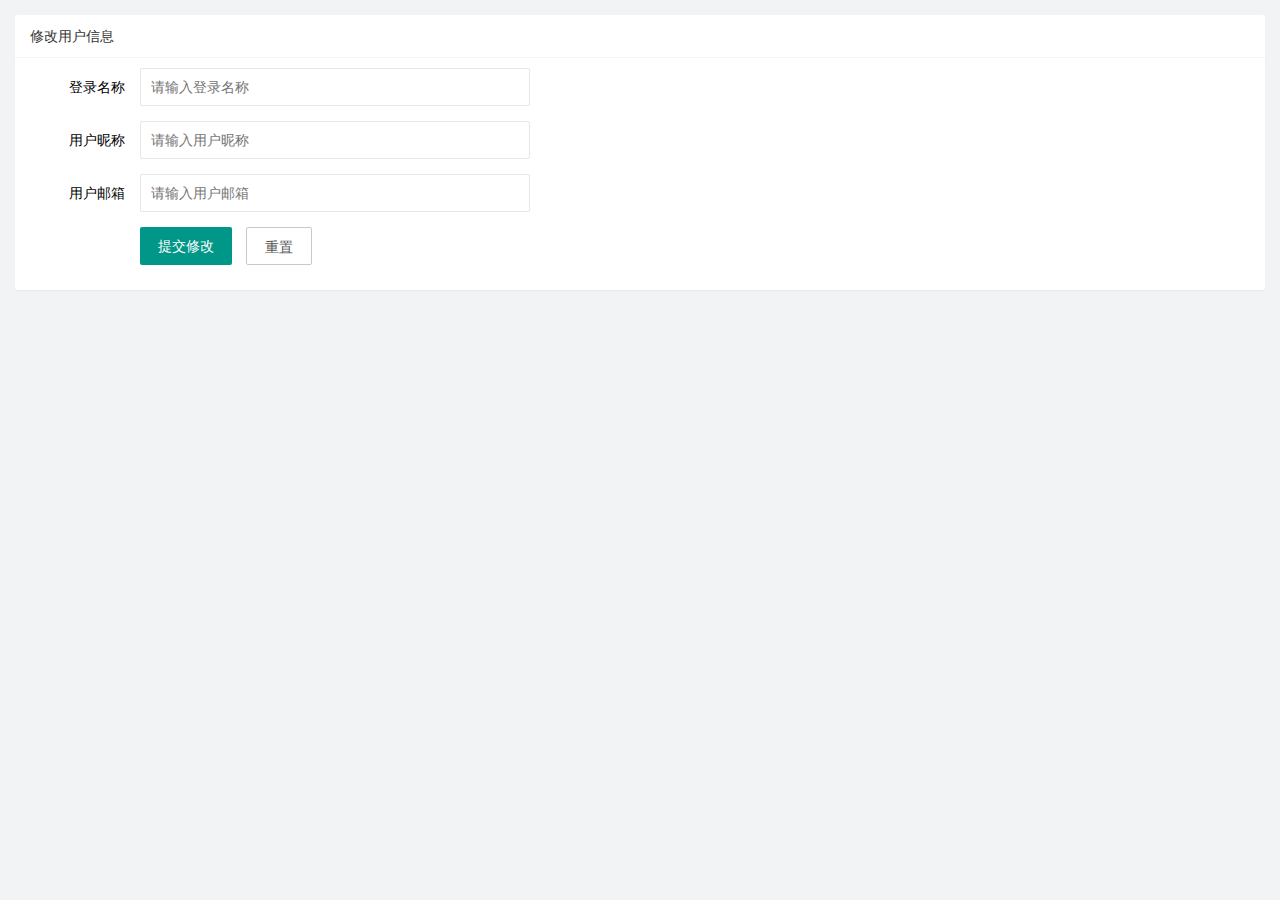
<file: user/userinfo.html>
<!DOCTYPE html>
<html lang="en">
<head>
    <meta charset="UTF-8">
    <meta http-equiv="X-UA-Compatible" content="IE=edge">
    <meta name="viewport" content="width=device-width, initial-scale=1.0">
    <title>Document</title>
    <link rel="stylesheet" href="./../assets/lib/layui/css/layui.css">
    <link rel="stylesheet" href="./../assets/css/user/userinfo.css">
</head>
<body>
    <!-- 卡片区域 -->
    <div class="layui-card">
        <div class="layui-card-header">修改用户信息</div>
        <div class="layui-card-body">
            <!-- 表单 -->
            <form class="layui-form" lay-filter="userinfo"> <!-- 提示：如果你不想用form，你可以换成div等任何一个普通元素 -->
                <div class="layui-form-item">
                  <label class="layui-form-label">登录名称</label>
                  <div class="layui-input-block">
                      <!-- readonly表示只读 -->
                    <input type="text" name="username" placeholder="请输入登录名称" readonly autocomplete="off" class="layui-input">
                  </div>
                </div>

                <div class="layui-form-item">
                    <label class="layui-form-label">用户昵称</label>
                    <div class="layui-input-block">
                        <input type="text" name="nickname" placeholder="请输入用户昵称" autocomplete="off" class="layui-input" lay-verify="nickname">
                    </div>
                </div>

                <div class="layui-form-item">
                    <label class="layui-form-label">用户邮箱</label>
                    <div class="layui-input-block">
                        <input type="text" name="email" placeholder="请输入用户邮箱" autocomplete="off" class="layui-input" lay-verify="myemail">
                    </div>
                </div>

                <div class="layui-form-item">
                    <div class="layui-input-block">
                      <button class="layui-btn" lay-submit lay-filter="*" type="submit">提交修改</button>
                      <button type="reset" class="layui-btn layui-btn-primary">重置</button>
                    </div>
                </div>

                <!-- 隐藏域 -->
                <input type="hidden" name="id"">
            </form>
        </div>
    </div>

    <script src="./../assets/lib/layui/layui.all.js"></script>
    <script src="./../assets/lib/jquery.js"></script>
    <script src="./../assets/js/rootUrl.js"></script>
    <script src="./../assets/js/user/userinfo.js"></script>
</body>
</html>
</file>
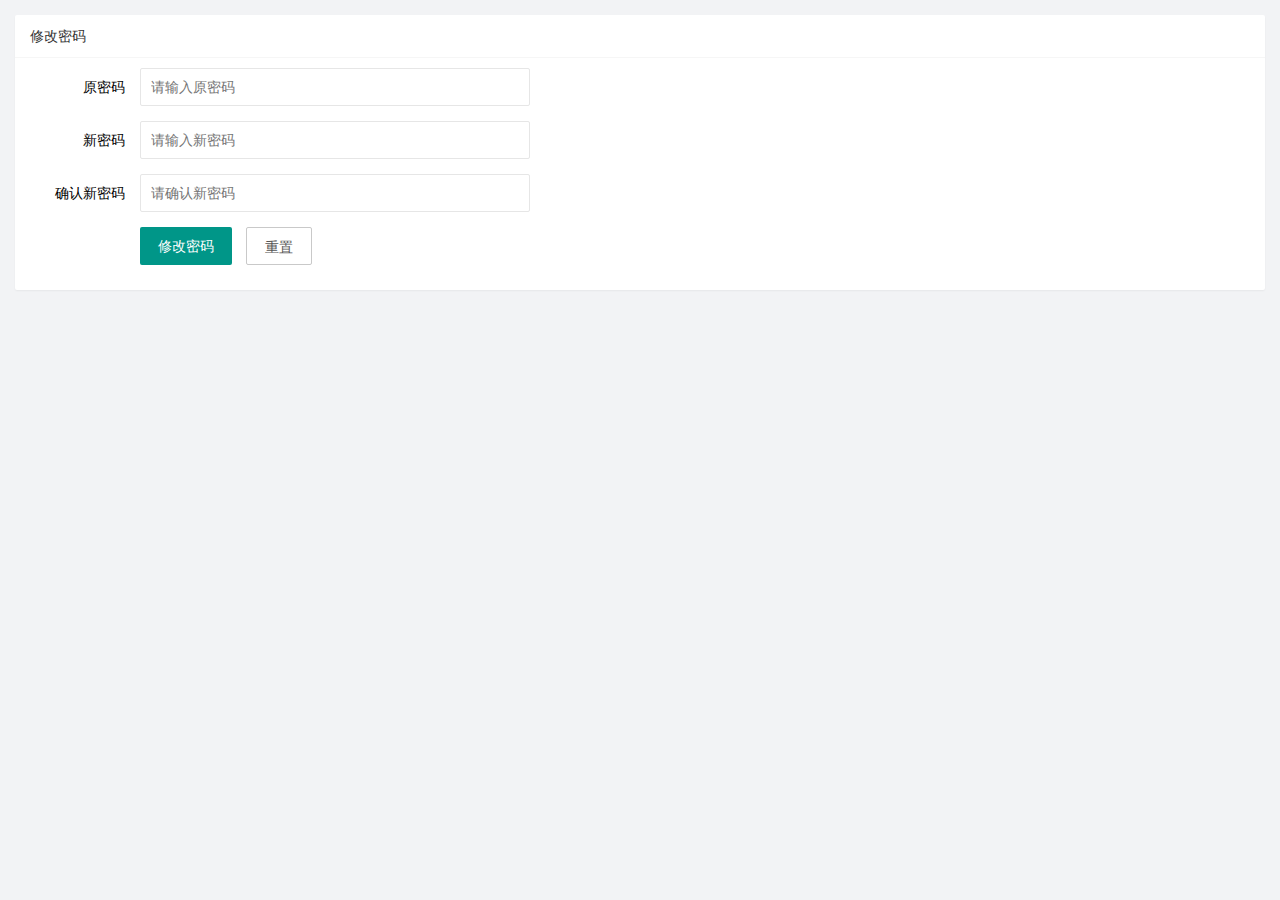
<file: user/userpwd.html>
<!DOCTYPE html>
<html lang="en">
<head>
    <meta charset="UTF-8">
    <meta http-equiv="X-UA-Compatible" content="IE=edge">
    <meta name="viewport" content="width=device-width, initial-scale=1.0">
    <title>Document</title>
    <link rel="stylesheet" href="./../assets/lib/layui/css/layui.css">
    <link rel="stylesheet" href="./../assets/css/user/userpwd.css">
</head>
<body>
    <!-- 卡片区域 -->
    <div class="layui-card">
        <div class="layui-card-header">修改密码</div>
        <div class="layui-card-body">
            <!-- 表单 -->
            <form class="layui-form" lay-filter="userinfo"> <!-- 提示：如果你不想用form，你可以换成div等任何一个普通元素 -->
                <div class="layui-form-item">
                  <label class="layui-form-label">原密码</label>
                  <div class="layui-input-block">
                    <input type="password" name="oldPwd" placeholder="请输入原密码" autocomplete="off" class="layui-input" lay-verify="required|pwd">
                  </div>
                </div>

                <div class="layui-form-item">
                    <label class="layui-form-label">新密码</label>
                    <div class="layui-input-block">
                        <input type="password" name="newPwd" placeholder="请输入新密码" autocomplete="off" class="layui-input" lay-verify="required|pwd|samePwd">
                    </div>
                </div>

                <div class="layui-form-item">
                    <label class="layui-form-label">确认新密码</label>
                    <div class="layui-input-block">
                        <input type="password" name="newPwdAgain" placeholder="请确认新密码" autocomplete="off" class="layui-input"  lay-verify="required|pwd|equalPwd">
                    </div>
                </div>

                <div class="layui-form-item">
                    <div class="layui-input-block">
                      <button class="layui-btn" lay-submit lay-filter="*" type="submit">修改密码</button>
                      <button type="reset" class="layui-btn layui-btn-primary">重置</button>
                    </div>
                </div>
            </form>
        </div>
    </div>

    <script src="./../assets/lib/layui/layui.all.js"></script>
    <script src="./../assets/lib/jquery.js"></script>
    <script src="./../assets/js/rootUrl.js"></script>
    <script src="./../assets/js/user/userpwd.js"></script>
</body>
</html>
</file>
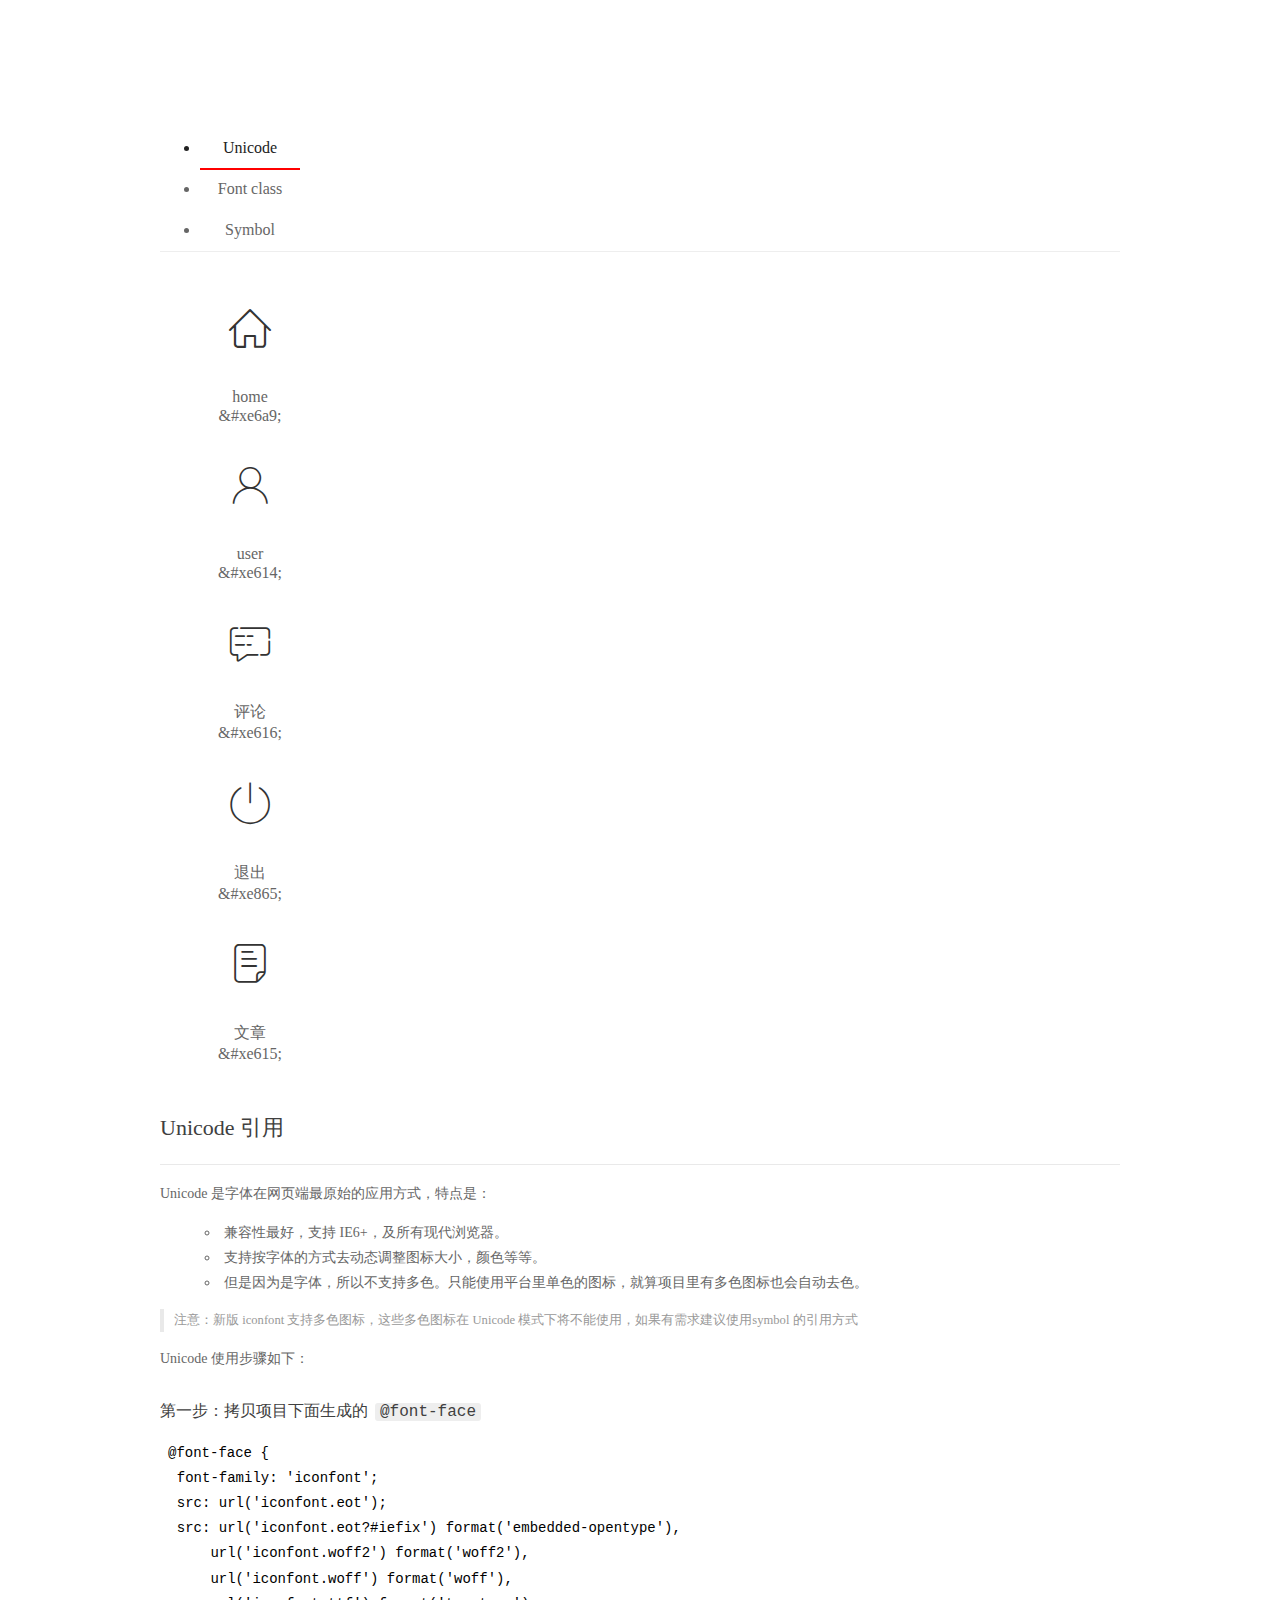
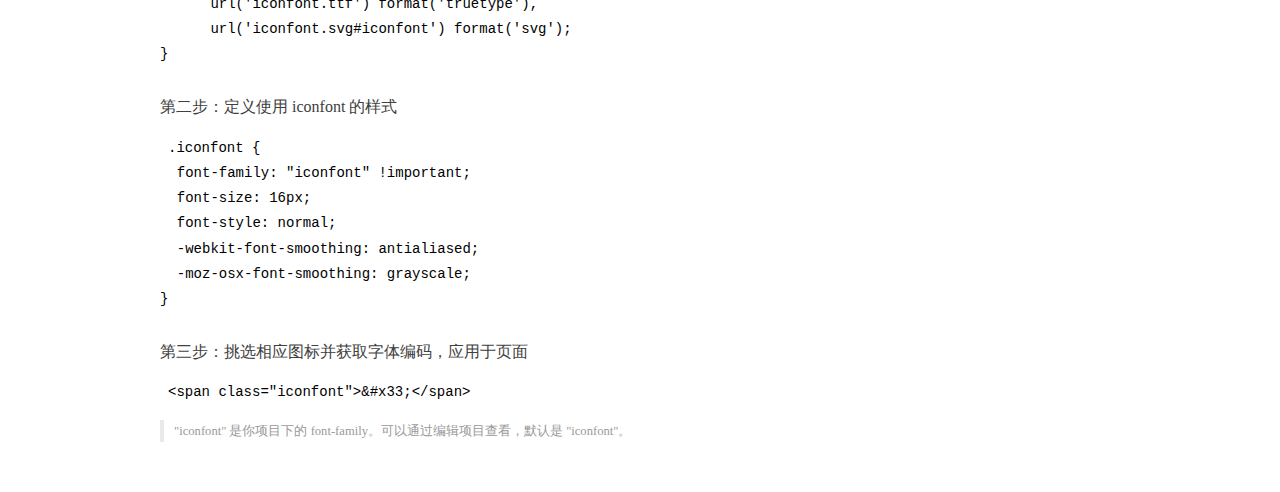
<file: assets/fonts/demo_index.html>
<!DOCTYPE html>
<html>
<head>
  <meta charset="utf-8"/>
  <title>IconFont Demo</title>
  <link rel="shortcut icon" href="https://gtms04.alicdn.com/tps/i4/TB1_oz6GVXXXXaFXpXXJDFnIXXX-64-64.ico" type="image/x-icon"/>
  <link rel="stylesheet" href="https://g.alicdn.com/thx/cube/1.3.2/cube.min.css">
  <link rel="stylesheet" href="demo.css">
  <link rel="stylesheet" href="iconfont.css">
  <script src="iconfont.js"></script>
  <!-- jQuery -->
  <script src="https://a1.alicdn.com/oss/uploads/2018/12/26/7bfddb60-08e8-11e9-9b04-53e73bb6408b.js"></script>
  <!-- 代码高亮 -->
  <script src="https://a1.alicdn.com/oss/uploads/2018/12/26/a3f714d0-08e6-11e9-8a15-ebf944d7534c.js"></script>
</head>
<body>
  <div class="main">
    <h1 class="logo"><a href="https://www.iconfont.cn/" title="iconfont 首页" target="_blank">&#xe86b;</a></h1>
    <div class="nav-tabs">
      <ul id="tabs" class="dib-box">
        <li class="dib active"><span>Unicode</span></li>
        <li class="dib"><span>Font class</span></li>
        <li class="dib"><span>Symbol</span></li>
      </ul>
      
    </div>
    <div class="tab-container">
      <div class="content unicode" style="display: block;">
          <ul class="icon_lists dib-box">
          
            <li class="dib">
              <span class="icon iconfont">&#xe6a9;</span>
                <div class="name">home</div>
                <div class="code-name">&amp;#xe6a9;</div>
              </li>
          
            <li class="dib">
              <span class="icon iconfont">&#xe614;</span>
                <div class="name">user</div>
                <div class="code-name">&amp;#xe614;</div>
              </li>
          
            <li class="dib">
              <span class="icon iconfont">&#xe616;</span>
                <div class="name">评论</div>
                <div class="code-name">&amp;#xe616;</div>
              </li>
          
            <li class="dib">
              <span class="icon iconfont">&#xe865;</span>
                <div class="name">退出</div>
                <div class="code-name">&amp;#xe865;</div>
              </li>
          
            <li class="dib">
              <span class="icon iconfont">&#xe615;</span>
                <div class="name">文章</div>
                <div class="code-name">&amp;#xe615;</div>
              </li>
          
          </ul>
          <div class="article markdown">
          <h2 id="unicode-">Unicode 引用</h2>
          <hr>

          <p>Unicode 是字体在网页端最原始的应用方式，特点是：</p>
          <ul>
            <li>兼容性最好，支持 IE6+，及所有现代浏览器。</li>
            <li>支持按字体的方式去动态调整图标大小，颜色等等。</li>
            <li>但是因为是字体，所以不支持多色。只能使用平台里单色的图标，就算项目里有多色图标也会自动去色。</li>
          </ul>
          <blockquote>
            <p>注意：新版 iconfont 支持多色图标，这些多色图标在 Unicode 模式下将不能使用，如果有需求建议使用symbol 的引用方式</p>
          </blockquote>
          <p>Unicode 使用步骤如下：</p>
          <h3 id="-font-face">第一步：拷贝项目下面生成的 <code>@font-face</code></h3>
<pre><code class="language-css"
>@font-face {
  font-family: 'iconfont';
  src: url('iconfont.eot');
  src: url('iconfont.eot?#iefix') format('embedded-opentype'),
      url('iconfont.woff2') format('woff2'),
      url('iconfont.woff') format('woff'),
      url('iconfont.ttf') format('truetype'),
      url('iconfont.svg#iconfont') format('svg');
}
</code></pre>
          <h3 id="-iconfont-">第二步：定义使用 iconfont 的样式</h3>
<pre><code class="language-css"
>.iconfont {
  font-family: "iconfont" !important;
  font-size: 16px;
  font-style: normal;
  -webkit-font-smoothing: antialiased;
  -moz-osx-font-smoothing: grayscale;
}
</code></pre>
          <h3 id="-">第三步：挑选相应图标并获取字体编码，应用于页面</h3>
<pre>
<code class="language-html"
>&lt;span class="iconfont"&gt;&amp;#x33;&lt;/span&gt;
</code></pre>
          <blockquote>
            <p>"iconfont" 是你项目下的 font-family。可以通过编辑项目查看，默认是 "iconfont"。</p>
          </blockquote>
          </div>
      </div>
      <div class="content font-class">
        <ul class="icon_lists dib-box">
          
          <li class="dib">
            <span class="icon iconfont icon-home"></span>
            <div class="name">
              home
            </div>
            <div class="code-name">.icon-home
            </div>
          </li>
          
          <li class="dib">
            <span class="icon iconfont icon-user"></span>
            <div class="name">
              user
            </div>
            <div class="code-name">.icon-user
            </div>
          </li>
          
          <li class="dib">
            <span class="icon iconfont icon-pinglun"></span>
            <div class="name">
              评论
            </div>
            <div class="code-name">.icon-pinglun
            </div>
          </li>
          
          <li class="dib">
            <span class="icon iconfont icon-tuichu"></span>
            <div class="name">
              退出
            </div>
            <div class="code-name">.icon-tuichu
            </div>
          </li>
          
          <li class="dib">
            <span class="icon iconfont icon-16"></span>
            <div class="name">
              文章
            </div>
            <div class="code-name">.icon-16
            </div>
          </li>
          
        </ul>
        <div class="article markdown">
        <h2 id="font-class-">font-class 引用</h2>
        <hr>

        <p>font-class 是 Unicode 使用方式的一种变种，主要是解决 Unicode 书写不直观，语意不明确的问题。</p>
        <p>与 Unicode 使用方式相比，具有如下特点：</p>
        <ul>
          <li>兼容性良好，支持 IE8+，及所有现代浏览器。</li>
          <li>相比于 Unicode 语意明确，书写更直观。可以很容易分辨这个 icon 是什么。</li>
          <li>因为使用 class 来定义图标，所以当要替换图标时，只需要修改 class 里面的 Unicode 引用。</li>
          <li>不过因为本质上还是使用的字体，所以多色图标还是不支持的。</li>
        </ul>
        <p>使用步骤如下：</p>
        <h3 id="-fontclass-">第一步：引入项目下面生成的 fontclass 代码：</h3>
<pre><code class="language-html">&lt;link rel="stylesheet" href="./iconfont.css"&gt;
</code></pre>
        <h3 id="-">第二步：挑选相应图标并获取类名，应用于页面：</h3>
<pre><code class="language-html">&lt;span class="iconfont icon-xxx"&gt;&lt;/span&gt;
</code></pre>
        <blockquote>
          <p>"
            iconfont" 是你项目下的 font-family。可以通过编辑项目查看，默认是 "iconfont"。</p>
        </blockquote>
      </div>
      </div>
      <div class="content symbol">
          <ul class="icon_lists dib-box">
          
            <li class="dib">
                <svg class="icon svg-icon" aria-hidden="true">
                  <use xlink:href="#icon-home"></use>
                </svg>
                <div class="name">home</div>
                <div class="code-name">#icon-home</div>
            </li>
          
            <li class="dib">
                <svg class="icon svg-icon" aria-hidden="true">
                  <use xlink:href="#icon-user"></use>
                </svg>
                <div class="name">user</div>
                <div class="code-name">#icon-user</div>
            </li>
          
            <li class="dib">
                <svg class="icon svg-icon" aria-hidden="true">
                  <use xlink:href="#icon-pinglun"></use>
                </svg>
                <div class="name">评论</div>
                <div class="code-name">#icon-pinglun</div>
            </li>
          
            <li class="dib">
                <svg class="icon svg-icon" aria-hidden="true">
                  <use xlink:href="#icon-tuichu"></use>
                </svg>
                <div class="name">退出</div>
                <div class="code-name">#icon-tuichu</div>
            </li>
          
            <li class="dib">
                <svg class="icon svg-icon" aria-hidden="true">
                  <use xlink:href="#icon-16"></use>
                </svg>
                <div class="name">文章</div>
                <div class="code-name">#icon-16</div>
            </li>
          
          </ul>
          <div class="article markdown">
          <h2 id="symbol-">Symbol 引用</h2>
          <hr>

          <p>这是一种全新的使用方式，应该说这才是未来的主流，也是平台目前推荐的用法。相关介绍可以参考这篇<a href="">文章</a>
            这种用法其实是做了一个 SVG 的集合，与另外两种相比具有如下特点：</p>
          <ul>
            <li>支持多色图标了，不再受单色限制。</li>
            <li>通过一些技巧，支持像字体那样，通过 <code>font-size</code>, <code>color</code> 来调整样式。</li>
            <li>兼容性较差，支持 IE9+，及现代浏览器。</li>
            <li>浏览器渲染 SVG 的性能一般，还不如 png。</li>
          </ul>
          <p>使用步骤如下：</p>
          <h3 id="-symbol-">第一步：引入项目下面生成的 symbol 代码：</h3>
<pre><code class="language-html">&lt;script src="./iconfont.js"&gt;&lt;/script&gt;
</code></pre>
          <h3 id="-css-">第二步：加入通用 CSS 代码（引入一次就行）：</h3>
<pre><code class="language-html">&lt;style&gt;
.icon {
  width: 1em;
  height: 1em;
  vertical-align: -0.15em;
  fill: currentColor;
  overflow: hidden;
}
&lt;/style&gt;
</code></pre>
          <h3 id="-">第三步：挑选相应图标并获取类名，应用于页面：</h3>
<pre><code class="language-html">&lt;svg class="icon" aria-hidden="true"&gt;
  &lt;use xlink:href="#icon-xxx"&gt;&lt;/use&gt;
&lt;/svg&gt;
</code></pre>
          </div>
      </div>

    </div>
  </div>
  <script>
  $(document).ready(function () {
      $('.tab-container .content:first').show()

      $('#tabs li').click(function (e) {
        var tabContent = $('.tab-container .content')
        var index = $(this).index()

        if ($(this).hasClass('active')) {
          return
        } else {
          $('#tabs li').removeClass('active')
          $(this).addClass('active')

          tabContent.hide().eq(index).fadeIn()
        }
      })
    })
  </script>
</body>
</html>
</file>
<file: assets/lib/layui/css/layui.css>
/** layui-v2.5.5 MIT License By https://www.layui.com */
 .layui-inline,img{display:inline-block;vertical-align:middle}h1,h2,h3,h4,h5,h6{font-weight:400}.layui-edge,.layui-header,.layui-inline,.layui-main{position:relative}.layui-body,.layui-edge,.layui-elip{overflow:hidden}.layui-btn,.layui-edge,.layui-inline,img{vertical-align:middle}.layui-btn,.layui-disabled,.layui-icon,.layui-unselect{-moz-user-select:none;-webkit-user-select:none;-ms-user-select:none}.layui-elip,.layui-form-checkbox span,.layui-form-pane .layui-form-label{text-overflow:ellipsis;white-space:nowrap}.layui-breadcrumb,.layui-tree-btnGroup{visibility:hidden}blockquote,body,button,dd,div,dl,dt,form,h1,h2,h3,h4,h5,h6,input,li,ol,p,pre,td,textarea,th,ul{margin:0;padding:0;-webkit-tap-highlight-color:rgba(0,0,0,0)}a:active,a:hover{outline:0}img{border:none}li{list-style:none}table{border-collapse:collapse;border-spacing:0}h4,h5,h6{font-size:100%}button,input,optgroup,option,select,textarea{font-family:inherit;font-size:inherit;font-style:inherit;font-weight:inherit;outline:0}pre{white-space:pre-wrap;white-space:-moz-pre-wrap;white-space:-pre-wrap;white-space:-o-pre-wrap;word-wrap:break-word}body{line-height:24px;font:14px Helvetica Neue,Helvetica,PingFang SC,Tahoma,Arial,sans-serif}hr{height:1px;margin:10px 0;border:0;clear:both}a{color:#333;text-decoration:none}a:hover{color:#777}a cite{font-style:normal;*cursor:pointer}.layui-border-box,.layui-border-box *{box-sizing:border-box}.layui-box,.layui-box *{box-sizing:content-box}.layui-clear{clear:both;*zoom:1}.layui-clear:after{content:'\20';clear:both;*zoom:1;display:block;height:0}.layui-inline{*display:inline;*zoom:1}.layui-edge{display:inline-block;width:0;height:0;border-width:6px;border-style:dashed;border-color:transparent}.layui-edge-top{top:-4px;border-bottom-color:#999;border-bottom-style:solid}.layui-edge-right{border-left-color:#999;border-left-style:solid}.layui-edge-bottom{top:2px;border-top-color:#999;border-top-style:solid}.layui-edge-left{border-right-color:#999;border-right-style:solid}.layui-disabled,.layui-disabled:hover{color:#d2d2d2!important;cursor:not-allowed!important}.layui-circle{border-radius:100%}.layui-show{display:block!important}.layui-hide{display:none!important}@font-face{font-family:layui-icon;src:url(../font/iconfont.eot?v=250);src:url(../font/iconfont.eot?v=250#iefix) format('embedded-opentype'),url(../font/iconfont.woff2?v=250) format('woff2'),url(../font/iconfont.woff?v=250) format('woff'),url(../font/iconfont.ttf?v=250) format('truetype'),url(../font/iconfont.svg?v=250#layui-icon) format('svg')}.layui-icon{font-family:layui-icon!important;font-size:16px;font-style:normal;-webkit-font-smoothing:antialiased;-moz-osx-font-smoothing:grayscale}.layui-icon-reply-fill:before{content:"\e611"}.layui-icon-set-fill:before{content:"\e614"}.layui-icon-menu-fill:before{content:"\e60f"}.layui-icon-search:before{content:"\e615"}.layui-icon-share:before{content:"\e641"}.layui-icon-set-sm:before{content:"\e620"}.layui-icon-engine:before{content:"\e628"}.layui-icon-close:before{content:"\1006"}.layui-icon-close-fill:before{content:"\1007"}.layui-icon-chart-screen:before{content:"\e629"}.layui-icon-star:before{content:"\e600"}.layui-icon-circle-dot:before{content:"\e617"}.layui-icon-chat:before{content:"\e606"}.layui-icon-release:before{content:"\e609"}.layui-icon-list:before{content:"\e60a"}.layui-icon-chart:before{content:"\e62c"}.layui-icon-ok-circle:before{content:"\1005"}.layui-icon-layim-theme:before{content:"\e61b"}.layui-icon-table:before{content:"\e62d"}.layui-icon-right:before{content:"\e602"}.layui-icon-left:before{content:"\e603"}.layui-icon-cart-simple:before{content:"\e698"}.layui-icon-face-cry:before{content:"\e69c"}.layui-icon-face-smile:before{content:"\e6af"}.layui-icon-survey:before{content:"\e6b2"}.layui-icon-tree:before{content:"\e62e"}.layui-icon-upload-circle:before{content:"\e62f"}.layui-icon-add-circle:before{content:"\e61f"}.layui-icon-download-circle:before{content:"\e601"}.layui-icon-templeate-1:before{content:"\e630"}.layui-icon-util:before{content:"\e631"}.layui-icon-face-surprised:before{content:"\e664"}.layui-icon-edit:before{content:"\e642"}.layui-icon-speaker:before{content:"\e645"}.layui-icon-down:before{content:"\e61a"}.layui-icon-file:before{content:"\e621"}.layui-icon-layouts:before{content:"\e632"}.layui-icon-rate-half:before{content:"\e6c9"}.layui-icon-add-circle-fine:before{content:"\e608"}.layui-icon-prev-circle:before{content:"\e633"}.layui-icon-read:before{content:"\e705"}.layui-icon-404:before{content:"\e61c"}.layui-icon-carousel:before{content:"\e634"}.layui-icon-help:before{content:"\e607"}.layui-icon-code-circle:before{content:"\e635"}.layui-icon-water:before{content:"\e636"}.layui-icon-username:before{content:"\e66f"}.layui-icon-find-fill:before{content:"\e670"}.layui-icon-about:before{content:"\e60b"}.layui-icon-location:before{content:"\e715"}.layui-icon-up:before{content:"\e619"}.layui-icon-pause:before{content:"\e651"}.layui-icon-date:before{content:"\e637"}.layui-icon-layim-uploadfile:before{content:"\e61d"}.layui-icon-delete:before{content:"\e640"}.layui-icon-play:before{content:"\e652"}.layui-icon-top:before{content:"\e604"}.layui-icon-friends:before{content:"\e612"}.layui-icon-refresh-3:before{content:"\e9aa"}.layui-icon-ok:before{content:"\e605"}.layui-icon-layer:before{content:"\e638"}.layui-icon-face-smile-fine:before{content:"\e60c"}.layui-icon-dollar:before{content:"\e659"}.layui-icon-group:before{content:"\e613"}.layui-icon-layim-download:before{content:"\e61e"}.layui-icon-picture-fine:before{content:"\e60d"}.layui-icon-link:before{content:"\e64c"}.layui-icon-diamond:before{content:"\e735"}.layui-icon-log:before{content:"\e60e"}.layui-icon-rate-solid:before{content:"\e67a"}.layui-icon-fonts-del:before{content:"\e64f"}.layui-icon-unlink:before{content:"\e64d"}.layui-icon-fonts-clear:before{content:"\e639"}.layui-icon-triangle-r:before{content:"\e623"}.layui-icon-circle:before{content:"\e63f"}.layui-icon-radio:before{content:"\e643"}.layui-icon-align-center:before{content:"\e647"}.layui-icon-align-right:before{content:"\e648"}.layui-icon-align-left:before{content:"\e649"}.layui-icon-loading-1:before{content:"\e63e"}.layui-icon-return:before{content:"\e65c"}.layui-icon-fonts-strong:before{content:"\e62b"}.layui-icon-upload:before{content:"\e67c"}.layui-icon-dialogue:before{content:"\e63a"}.layui-icon-video:before{content:"\e6ed"}.layui-icon-headset:before{content:"\e6fc"}.layui-icon-cellphone-fine:before{content:"\e63b"}.layui-icon-add-1:before{content:"\e654"}.layui-icon-face-smile-b:before{content:"\e650"}.layui-icon-fonts-html:before{content:"\e64b"}.layui-icon-form:before{content:"\e63c"}.layui-icon-cart:before{content:"\e657"}.layui-icon-camera-fill:before{content:"\e65d"}.layui-icon-tabs:before{content:"\e62a"}.layui-icon-fonts-code:before{content:"\e64e"}.layui-icon-fire:before{content:"\e756"}.layui-icon-set:before{content:"\e716"}.layui-icon-fonts-u:before{content:"\e646"}.layui-icon-triangle-d:before{content:"\e625"}.layui-icon-tips:before{content:"\e702"}.layui-icon-picture:before{content:"\e64a"}.layui-icon-more-vertical:before{content:"\e671"}.layui-icon-flag:before{content:"\e66c"}.layui-icon-loading:before{content:"\e63d"}.layui-icon-fonts-i:before{content:"\e644"}.layui-icon-refresh-1:before{content:"\e666"}.layui-icon-rmb:before{content:"\e65e"}.layui-icon-home:before{content:"\e68e"}.layui-icon-user:before{content:"\e770"}.layui-icon-notice:before{content:"\e667"}.layui-icon-login-weibo:before{content:"\e675"}.layui-icon-voice:before{content:"\e688"}.layui-icon-upload-drag:before{content:"\e681"}.layui-icon-login-qq:before{content:"\e676"}.layui-icon-snowflake:before{content:"\e6b1"}.layui-icon-file-b:before{content:"\e655"}.layui-icon-template:before{content:"\e663"}.layui-icon-auz:before{content:"\e672"}.layui-icon-console:before{content:"\e665"}.layui-icon-app:before{content:"\e653"}.layui-icon-prev:before{content:"\e65a"}.layui-icon-website:before{content:"\e7ae"}.layui-icon-next:before{content:"\e65b"}.layui-icon-component:before{content:"\e857"}.layui-icon-more:before{content:"\e65f"}.layui-icon-login-wechat:before{content:"\e677"}.layui-icon-shrink-right:before{content:"\e668"}.layui-icon-spread-left:before{content:"\e66b"}.layui-icon-camera:before{content:"\e660"}.layui-icon-note:before{content:"\e66e"}.layui-icon-refresh:before{content:"\e669"}.layui-icon-female:before{content:"\e661"}.layui-icon-male:before{content:"\e662"}.layui-icon-password:before{content:"\e673"}.layui-icon-senior:before{content:"\e674"}.layui-icon-theme:before{content:"\e66a"}.layui-icon-tread:before{content:"\e6c5"}.layui-icon-praise:before{content:"\e6c6"}.layui-icon-star-fill:before{content:"\e658"}.layui-icon-rate:before{content:"\e67b"}.layui-icon-template-1:before{content:"\e656"}.layui-icon-vercode:before{content:"\e679"}.layui-icon-cellphone:before{content:"\e678"}.layui-icon-screen-full:before{content:"\e622"}.layui-icon-screen-restore:before{content:"\e758"}.layui-icon-cols:before{content:"\e610"}.layui-icon-export:before{content:"\e67d"}.layui-icon-print:before{content:"\e66d"}.layui-icon-slider:before{content:"\e714"}.layui-icon-addition:before{content:"\e624"}.layui-icon-subtraction:before{content:"\e67e"}.layui-icon-service:before{content:"\e626"}.layui-icon-transfer:before{content:"\e691"}.layui-main{width:1140px;margin:0 auto}.layui-header{z-index:1000;height:60px}.layui-header a:hover{transition:all .5s;-webkit-transition:all .5s}.layui-side{position:fixed;left:0;top:0;bottom:0;z-index:999;width:200px;overflow-x:hidden}.layui-side-scroll{position:relative;width:220px;height:100%;overflow-x:hidden}.layui-body{position:absolute;left:200px;right:0;top:0;bottom:0;z-index:998;width:auto;overflow-y:auto;box-sizing:border-box}.layui-layout-body{overflow:hidden}.layui-layout-admin .layui-header{background-color:#23262E}.layui-layout-admin .layui-side{top:60px;width:200px;overflow-x:hidden}.layui-layout-admin .layui-body{position:fixed;top:60px;bottom:44px}.layui-layout-admin .layui-main{width:auto;margin:0 15px}.layui-layout-admin .layui-footer{position:fixed;left:200px;right:0;bottom:0;height:44px;line-height:44px;padding:0 15px;background-color:#eee}.layui-layout-admin .layui-logo{position:absolute;left:0;top:0;width:200px;height:100%;line-height:60px;text-align:center;color:#009688;font-size:16px}.layui-layout-admin .layui-header .layui-nav{background:0 0}.layui-layout-left{position:absolute!important;left:200px;top:0}.layui-layout-right{position:absolute!important;right:0;top:0}.layui-container{position:relative;margin:0 auto;padding:0 15px;box-sizing:border-box}.layui-fluid{position:relative;margin:0 auto;padding:0 15px}.layui-row:after,.layui-row:before{content:'';display:block;clear:both}.layui-col-lg1,.layui-col-lg10,.layui-col-lg11,.layui-col-lg12,.layui-col-lg2,.layui-col-lg3,.layui-col-lg4,.layui-col-lg5,.layui-col-lg6,.layui-col-lg7,.layui-col-lg8,.layui-col-lg9,.layui-col-md1,.layui-col-md10,.layui-col-md11,.layui-col-md12,.layui-col-md2,.layui-col-md3,.layui-col-md4,.layui-col-md5,.layui-col-md6,.layui-col-md7,.layui-col-md8,.layui-col-md9,.layui-col-sm1,.layui-col-sm10,.layui-col-sm11,.layui-col-sm12,.layui-col-sm2,.layui-col-sm3,.layui-col-sm4,.layui-col-sm5,.layui-col-sm6,.layui-col-sm7,.layui-col-sm8,.layui-col-sm9,.layui-col-xs1,.layui-col-xs10,.layui-col-xs11,.layui-col-xs12,.layui-col-xs2,.layui-col-xs3,.layui-col-xs4,.layui-col-xs5,.layui-col-xs6,.layui-col-xs7,.layui-col-xs8,.layui-col-xs9{position:relative;display:block;box-sizing:border-box}.layui-col-xs1,.layui-col-xs10,.layui-col-xs11,.layui-col-xs12,.layui-col-xs2,.layui-col-xs3,.layui-col-xs4,.layui-col-xs5,.layui-col-xs6,.layui-col-xs7,.layui-col-xs8,.layui-col-xs9{float:left}.layui-col-xs1{width:8.33333333%}.layui-col-xs2{width:16.66666667%}.layui-col-xs3{width:25%}.layui-col-xs4{width:33.33333333%}.layui-col-xs5{width:41.66666667%}.layui-col-xs6{width:50%}.layui-col-xs7{width:58.33333333%}.layui-col-xs8{width:66.66666667%}.layui-col-xs9{width:75%}.layui-col-xs10{width:83.33333333%}.layui-col-xs11{width:91.66666667%}.layui-col-xs12{width:100%}.layui-col-xs-offset1{margin-left:8.33333333%}.layui-col-xs-offset2{margin-left:16.66666667%}.layui-col-xs-offset3{margin-left:25%}.layui-col-xs-offset4{margin-left:33.33333333%}.layui-col-xs-offset5{margin-left:41.66666667%}.layui-col-xs-offset6{margin-left:50%}.layui-col-xs-offset7{margin-left:58.33333333%}.layui-col-xs-offset8{margin-left:66.66666667%}.layui-col-xs-offset9{margin-left:75%}.layui-col-xs-offset10{margin-left:83.33333333%}.layui-col-xs-offset11{margin-left:91.66666667%}.layui-col-xs-offset12{margin-left:100%}@media screen and (max-width:768px){.layui-hide-xs{display:none!important}.layui-show-xs-block{display:block!important}.layui-show-xs-inline{display:inline!important}.layui-show-xs-inline-block{display:inline-block!important}}@media screen and (min-width:768px){.layui-container{width:750px}.layui-hide-sm{display:none!important}.layui-show-sm-block{display:block!important}.layui-show-sm-inline{display:inline!important}.layui-show-sm-inline-block{display:inline-block!important}.layui-col-sm1,.layui-col-sm10,.layui-col-sm11,.layui-col-sm12,.layui-col-sm2,.layui-col-sm3,.layui-col-sm4,.layui-col-sm5,.layui-col-sm6,.layui-col-sm7,.layui-col-sm8,.layui-col-sm9{float:left}.layui-col-sm1{width:8.33333333%}.layui-col-sm2{width:16.66666667%}.layui-col-sm3{width:25%}.layui-col-sm4{width:33.33333333%}.layui-col-sm5{width:41.66666667%}.layui-col-sm6{width:50%}.layui-col-sm7{width:58.33333333%}.layui-col-sm8{width:66.66666667%}.layui-col-sm9{width:75%}.layui-col-sm10{width:83.33333333%}.layui-col-sm11{width:91.66666667%}.layui-col-sm12{width:100%}.layui-col-sm-offset1{margin-left:8.33333333%}.layui-col-sm-offset2{margin-left:16.66666667%}.layui-col-sm-offset3{margin-left:25%}.layui-col-sm-offset4{margin-left:33.33333333%}.layui-col-sm-offset5{margin-left:41.66666667%}.layui-col-sm-offset6{margin-left:50%}.layui-col-sm-offset7{margin-left:58.33333333%}.layui-col-sm-offset8{margin-left:66.66666667%}.layui-col-sm-offset9{margin-left:75%}.layui-col-sm-offset10{margin-left:83.33333333%}.layui-col-sm-offset11{margin-left:91.66666667%}.layui-col-sm-offset12{margin-left:100%}}@media screen and (min-width:992px){.layui-container{width:970px}.layui-hide-md{display:none!important}.layui-show-md-block{display:block!important}.layui-show-md-inline{display:inline!important}.layui-show-md-inline-block{display:inline-block!important}.layui-col-md1,.layui-col-md10,.layui-col-md11,.layui-col-md12,.layui-col-md2,.layui-col-md3,.layui-col-md4,.layui-col-md5,.layui-col-md6,.layui-col-md7,.layui-col-md8,.layui-col-md9{float:left}.layui-col-md1{width:8.33333333%}.layui-col-md2{width:16.66666667%}.layui-col-md3{width:25%}.layui-col-md4{width:33.33333333%}.layui-col-md5{width:41.66666667%}.layui-col-md6{width:50%}.layui-col-md7{width:58.33333333%}.layui-col-md8{width:66.66666667%}.layui-col-md9{width:75%}.layui-col-md10{width:83.33333333%}.layui-col-md11{width:91.66666667%}.layui-col-md12{width:100%}.layui-col-md-offset1{margin-left:8.33333333%}.layui-col-md-offset2{margin-left:16.66666667%}.layui-col-md-offset3{margin-left:25%}.layui-col-md-offset4{margin-left:33.33333333%}.layui-col-md-offset5{margin-left:41.66666667%}.layui-col-md-offset6{margin-left:50%}.layui-col-md-offset7{margin-left:58.33333333%}.layui-col-md-offset8{margin-left:66.66666667%}.layui-col-md-offset9{margin-left:75%}.layui-col-md-offset10{margin-left:83.33333333%}.layui-col-md-offset11{margin-left:91.66666667%}.layui-col-md-offset12{margin-left:100%}}@media screen and (min-width:1200px){.layui-container{width:1170px}.layui-hide-lg{display:none!important}.layui-show-lg-block{display:block!important}.layui-show-lg-inline{display:inline!important}.layui-show-lg-inline-block{display:inline-block!important}.layui-col-lg1,.layui-col-lg10,.layui-col-lg11,.layui-col-lg12,.layui-col-lg2,.layui-col-lg3,.layui-col-lg4,.layui-col-lg5,.layui-col-lg6,.layui-col-lg7,.layui-col-lg8,.layui-col-lg9{float:left}.layui-col-lg1{width:8.33333333%}.layui-col-lg2{width:16.66666667%}.layui-col-lg3{width:25%}.layui-col-lg4{width:33.33333333%}.layui-col-lg5{width:41.66666667%}.layui-col-lg6{width:50%}.layui-col-lg7{width:58.33333333%}.layui-col-lg8{width:66.66666667%}.layui-col-lg9{width:75%}.layui-col-lg10{width:83.33333333%}.layui-col-lg11{width:91.66666667%}.layui-col-lg12{width:100%}.layui-col-lg-offset1{margin-left:8.33333333%}.layui-col-lg-offset2{margin-left:16.66666667%}.layui-col-lg-offset3{margin-left:25%}.layui-col-lg-offset4{margin-left:33.33333333%}.layui-col-lg-offset5{margin-left:41.66666667%}.layui-col-lg-offset6{margin-left:50%}.layui-col-lg-offset7{margin-left:58.33333333%}.layui-col-lg-offset8{margin-left:66.66666667%}.layui-col-lg-offset9{margin-left:75%}.layui-col-lg-offset10{margin-left:83.33333333%}.layui-col-lg-offset11{margin-left:91.66666667%}.layui-col-lg-offset12{margin-left:100%}}.layui-col-space1{margin:-.5px}.layui-col-space1>*{padding:.5px}.layui-col-space3{margin:-1.5px}.layui-col-space3>*{padding:1.5px}.layui-col-space5{margin:-2.5px}.layui-col-space5>*{padding:2.5px}.layui-col-space8{margin:-3.5px}.layui-col-space8>*{padding:3.5px}.layui-col-space10{margin:-5px}.layui-col-space10>*{padding:5px}.layui-col-space12{margin:-6px}.layui-col-space12>*{padding:6px}.layui-col-space15{margin:-7.5px}.layui-col-space15>*{padding:7.5px}.layui-col-space18{margin:-9px}.layui-col-space18>*{padding:9px}.layui-col-space20{margin:-10px}.layui-col-space20>*{padding:10px}.layui-col-space22{margin:-11px}.layui-col-space22>*{padding:11px}.layui-col-space25{margin:-12.5px}.layui-col-space25>*{padding:12.5px}.layui-col-space30{margin:-15px}.layui-col-space30>*{padding:15px}.layui-btn,.layui-input,.layui-select,.layui-textarea,.layui-upload-button{outline:0;-webkit-appearance:none;transition:all .3s;-webkit-transition:all .3s;box-sizing:border-box}.layui-elem-quote{margin-bottom:10px;padding:15px;line-height:22px;border-left:5px solid #009688;border-radius:0 2px 2px 0;background-color:#f2f2f2}.layui-quote-nm{border-style:solid;border-width:1px 1px 1px 5px;background:0 0}.layui-elem-field{margin-bottom:10px;padding:0;border-width:1px;border-style:solid}.layui-elem-field legend{margin-left:20px;padding:0 10px;font-size:20px;font-weight:300}.layui-field-title{margin:10px 0 20px;border-width:1px 0 0}.layui-field-box{padding:10px 15px}.layui-field-title .layui-field-box{padding:10px 0}.layui-progress{position:relative;height:6px;border-radius:20px;background-color:#e2e2e2}.layui-progress-bar{position:absolute;left:0;top:0;width:0;max-width:100%;height:6px;border-radius:20px;text-align:right;background-color:#5FB878;transition:all .3s;-webkit-transition:all .3s}.layui-progress-big,.layui-progress-big .layui-progress-bar{height:18px;line-height:18px}.layui-progress-text{position:relative;top:-20px;line-height:18px;font-size:12px;color:#666}.layui-progress-big .layui-progress-text{position:static;padding:0 10px;color:#fff}.layui-collapse{border-width:1px;border-style:solid;border-radius:2px}.layui-colla-content,.layui-colla-item{border-top-width:1px;border-top-style:solid}.layui-colla-item:first-child{border-top:none}.layui-colla-title{position:relative;height:42px;line-height:42px;padding:0 15px 0 35px;color:#333;background-color:#f2f2f2;cursor:pointer;font-size:14px;overflow:hidden}.layui-colla-content{display:none;padding:10px 15px;line-height:22px;color:#666}.layui-colla-icon{position:absolute;left:15px;top:0;font-size:14px}.layui-card{margin-bottom:15px;border-radius:2px;background-color:#fff;box-shadow:0 1px 2px 0 rgba(0,0,0,.05)}.layui-card:last-child{margin-bottom:0}.layui-card-header{position:relative;height:42px;line-height:42px;padding:0 15px;border-bottom:1px solid #f6f6f6;color:#333;border-radius:2px 2px 0 0;font-size:14px}.layui-bg-black,.layui-bg-blue,.layui-bg-cyan,.layui-bg-green,.layui-bg-orange,.layui-bg-red{color:#fff!important}.layui-card-body{position:relative;padding:10px 15px;line-height:24px}.layui-card-body[pad15]{padding:15px}.layui-card-body[pad20]{padding:20px}.layui-card-body .layui-table{margin:5px 0}.layui-card .layui-tab{margin:0}.layui-panel-window{position:relative;padding:15px;border-radius:0;border-top:5px solid #E6E6E6;background-color:#fff}.layui-auxiliar-moving{position:fixed;left:0;right:0;top:0;bottom:0;width:100%;height:100%;background:0 0;z-index:9999999999}.layui-form-label,.layui-form-mid,.layui-form-select,.layui-input-block,.layui-input-inline,.layui-textarea{position:relative}.layui-bg-red{background-color:#FF5722!important}.layui-bg-orange{background-color:#FFB800!important}.layui-bg-green{background-color:#009688!important}.layui-bg-cyan{background-color:#2F4056!important}.layui-bg-blue{background-color:#1E9FFF!important}.layui-bg-black{background-color:#393D49!important}.layui-bg-gray{background-color:#eee!important;color:#666!important}.layui-badge-rim,.layui-colla-content,.layui-colla-item,.layui-collapse,.layui-elem-field,.layui-form-pane .layui-form-item[pane],.layui-form-pane .layui-form-label,.layui-input,.layui-layedit,.layui-layedit-tool,.layui-quote-nm,.layui-select,.layui-tab-bar,.layui-tab-card,.layui-tab-title,.layui-tab-title .layui-this:after,.layui-textarea{border-color:#e6e6e6}.layui-timeline-item:before,hr{background-color:#e6e6e6}.layui-text{line-height:22px;font-size:14px;color:#666}.layui-text h1,.layui-text h2,.layui-text h3{font-weight:500;color:#333}.layui-text h1{font-size:30px}.layui-text h2{font-size:24px}.layui-text h3{font-size:18px}.layui-text a:not(.layui-btn){color:#01AAED}.layui-text a:not(.layui-btn):hover{text-decoration:underline}.layui-text ul{padding:5px 0 5px 15px}.layui-text ul li{margin-top:5px;list-style-type:disc}.layui-text em,.layui-word-aux{color:#999!important;padding:0 5px!important}.layui-btn{display:inline-block;height:38px;line-height:38px;padding:0 18px;background-color:#009688;color:#fff;white-space:nowrap;text-align:center;font-size:14px;border:none;border-radius:2px;cursor:pointer}.layui-btn:hover{opacity:.8;filter:alpha(opacity=80);color:#fff}.layui-btn:active{opacity:1;filter:alpha(opacity=100)}.layui-btn+.layui-btn{margin-left:10px}.layui-btn-container{font-size:0}.layui-btn-container .layui-btn{margin-right:10px;margin-bottom:10px}.layui-btn-container .layui-btn+.layui-btn{margin-left:0}.layui-table .layui-btn-container .layui-btn{margin-bottom:9px}.layui-btn-radius{border-radius:100px}.layui-btn .layui-icon{margin-right:3px;font-size:18px;vertical-align:bottom;vertical-align:middle\9}.layui-btn-primary{border:1px solid #C9C9C9;background-color:#fff;color:#555}.layui-btn-primary:hover{border-color:#009688;color:#333}.layui-btn-normal{background-color:#1E9FFF}.layui-btn-warm{background-color:#FFB800}.layui-btn-danger{background-color:#FF5722}.layui-btn-checked{background-color:#5FB878}.layui-btn-disabled,.layui-btn-disabled:active,.layui-btn-disabled:hover{border:1px solid #e6e6e6;background-color:#FBFBFB;color:#C9C9C9;cursor:not-allowed;opacity:1}.layui-btn-lg{height:44px;line-height:44px;padding:0 25px;font-size:16px}.layui-btn-sm{height:30px;line-height:30px;padding:0 10px;font-size:12px}.layui-btn-sm i{font-size:16px!important}.layui-btn-xs{height:22px;line-height:22px;padding:0 5px;font-size:12px}.layui-btn-xs i{font-size:14px!important}.layui-btn-group{display:inline-block;vertical-align:middle;font-size:0}.layui-btn-group .layui-btn{margin-left:0!important;margin-right:0!important;border-left:1px solid rgba(255,255,255,.5);border-radius:0}.layui-btn-group .layui-btn-primary{border-left:none}.layui-btn-group .layui-btn-primary:hover{border-color:#C9C9C9;color:#009688}.layui-btn-group .layui-btn:first-child{border-left:none;border-radius:2px 0 0 2px}.layui-btn-group .layui-btn-primary:first-child{border-left:1px solid #c9c9c9}.layui-btn-group .layui-btn:last-child{border-radius:0 2px 2px 0}.layui-btn-group .layui-btn+.layui-btn{margin-left:0}.layui-btn-group+.layui-btn-group{margin-left:10px}.layui-btn-fluid{width:100%}.layui-input,.layui-select,.layui-textarea{height:38px;line-height:1.3;line-height:38px\9;border-width:1px;border-style:solid;background-color:#fff;border-radius:2px}.layui-input::-webkit-input-placeholder,.layui-select::-webkit-input-placeholder,.layui-textarea::-webkit-input-placeholder{line-height:1.3}.layui-input,.layui-textarea{display:block;width:100%;padding-left:10px}.layui-input:hover,.layui-textarea:hover{border-color:#D2D2D2!important}.layui-input:focus,.layui-textarea:focus{border-color:#C9C9C9!important}.layui-textarea{min-height:100px;height:auto;line-height:20px;padding:6px 10px;resize:vertical}.layui-select{padding:0 10px}.layui-form input[type=checkbox],.layui-form input[type=radio],.layui-form select{display:none}.layui-form [lay-ignore]{display:initial}.layui-form-item{margin-bottom:15px;clear:both;*zoom:1}.layui-form-item:after{content:'\20';clear:both;*zoom:1;display:block;height:0}.layui-form-label{float:left;display:block;padding:9px 15px;width:80px;font-weight:400;line-height:20px;text-align:right}.layui-form-label-col{display:block;float:none;padding:9px 0;line-height:20px;text-align:left}.layui-form-item .layui-inline{margin-bottom:5px;margin-right:10px}.layui-input-block{margin-left:110px;min-height:36px}.layui-input-inline{display:inline-block;vertical-align:middle}.layui-form-item .layui-input-inline{float:left;width:190px;margin-right:10px}.layui-form-text .layui-input-inline{width:auto}.layui-form-mid{float:left;display:block;padding:9px 0!important;line-height:20px;margin-right:10px}.layui-form-danger+.layui-form-select .layui-input,.layui-form-danger:focus{border-color:#FF5722!important}.layui-form-select .layui-input{padding-right:30px;cursor:pointer}.layui-form-select .layui-edge{position:absolute;right:10px;top:50%;margin-top:-3px;cursor:pointer;border-width:6px;border-top-color:#c2c2c2;border-top-style:solid;transition:all .3s;-webkit-transition:all .3s}.layui-form-select dl{display:none;position:absolute;left:0;top:42px;padding:5px 0;z-index:899;min-width:100%;border:1px solid #d2d2d2;max-height:300px;overflow-y:auto;background-color:#fff;border-radius:2px;box-shadow:0 2px 4px rgba(0,0,0,.12);box-sizing:border-box}.layui-form-select dl dd,.layui-form-select dl dt{padding:0 10px;line-height:36px;white-space:nowrap;overflow:hidden;text-overflow:ellipsis}.layui-form-select dl dt{font-size:12px;color:#999}.layui-form-select dl dd{cursor:pointer}.layui-form-select dl dd:hover{background-color:#f2f2f2;-webkit-transition:.5s all;transition:.5s all}.layui-form-select .layui-select-group dd{padding-left:20px}.layui-form-select dl dd.layui-select-tips{padding-left:10px!important;color:#999}.layui-form-select dl dd.layui-this{background-color:#5FB878;color:#fff}.layui-form-checkbox,.layui-form-select dl dd.layui-disabled{background-color:#fff}.layui-form-selected dl{display:block}.layui-form-checkbox,.layui-form-checkbox *,.layui-form-switch{display:inline-block;vertical-align:middle}.layui-form-selected .layui-edge{margin-top:-9px;-webkit-transform:rotate(180deg);transform:rotate(180deg);margin-top:-3px\9}:root .layui-form-selected .layui-edge{margin-top:-9px\0/IE9}.layui-form-selectup dl{top:auto;bottom:42px}.layui-select-none{margin:5px 0;text-align:center;color:#999}.layui-select-disabled .layui-disabled{border-color:#eee!important}.layui-select-disabled .layui-edge{border-top-color:#d2d2d2}.layui-form-checkbox{position:relative;height:30px;line-height:30px;margin-right:10px;padding-right:30px;cursor:pointer;font-size:0;-webkit-transition:.1s linear;transition:.1s linear;box-sizing:border-box}.layui-form-checkbox span{padding:0 10px;height:100%;font-size:14px;border-radius:2px 0 0 2px;background-color:#d2d2d2;color:#fff;overflow:hidden}.layui-form-checkbox:hover span{background-color:#c2c2c2}.layui-form-checkbox i{position:absolute;right:0;top:0;width:30px;height:28px;border:1px solid #d2d2d2;border-left:none;border-radius:0 2px 2px 0;color:#fff;font-size:20px;text-align:center}.layui-form-checkbox:hover i{border-color:#c2c2c2;color:#c2c2c2}.layui-form-checked,.layui-form-checked:hover{border-color:#5FB878}.layui-form-checked span,.layui-form-checked:hover span{background-color:#5FB878}.layui-form-checked i,.layui-form-checked:hover i{color:#5FB878}.layui-form-item .layui-form-checkbox{margin-top:4px}.layui-form-checkbox[lay-skin=primary]{height:auto!important;line-height:normal!important;min-width:18px;min-height:18px;border:none!important;margin-right:0;padding-left:28px;padding-right:0;background:0 0}.layui-form-checkbox[lay-skin=primary] span{padding-left:0;padding-right:15px;line-height:18px;background:0 0;color:#666}.layui-form-checkbox[lay-skin=primary] i{right:auto;left:0;width:16px;height:16px;line-height:16px;border:1px solid #d2d2d2;font-size:12px;border-radius:2px;background-color:#fff;-webkit-transition:.1s linear;transition:.1s linear}.layui-form-checkbox[lay-skin=primary]:hover i{border-color:#5FB878;color:#fff}.layui-form-checked[lay-skin=primary] i{border-color:#5FB878!important;background-color:#5FB878;color:#fff}.layui-checkbox-disbaled[lay-skin=primary] span{background:0 0!important;color:#c2c2c2}.layui-checkbox-disbaled[lay-skin=primary]:hover i{border-color:#d2d2d2}.layui-form-item .layui-form-checkbox[lay-skin=primary]{margin-top:10px}.layui-form-switch{position:relative;height:22px;line-height:22px;min-width:35px;padding:0 5px;margin-top:8px;border:1px solid #d2d2d2;border-radius:20px;cursor:pointer;background-color:#fff;-webkit-transition:.1s linear;transition:.1s linear}.layui-form-switch i{position:absolute;left:5px;top:3px;width:16px;height:16px;border-radius:20px;background-color:#d2d2d2;-webkit-transition:.1s linear;transition:.1s linear}.layui-form-switch em{position:relative;top:0;width:25px;margin-left:21px;padding:0!important;text-align:center!important;color:#999!important;font-style:normal!important;font-size:12px}.layui-form-onswitch{border-color:#5FB878;background-color:#5FB878}.layui-checkbox-disbaled,.layui-checkbox-disbaled i{border-color:#e2e2e2!important}.layui-form-onswitch i{left:100%;margin-left:-21px;background-color:#fff}.layui-form-onswitch em{margin-left:5px;margin-right:21px;color:#fff!important}.layui-checkbox-disbaled span{background-color:#e2e2e2!important}.layui-checkbox-disbaled:hover i{color:#fff!important}[lay-radio]{display:none}.layui-form-radio,.layui-form-radio *{display:inline-block;vertical-align:middle}.layui-form-radio{line-height:28px;margin:6px 10px 0 0;padding-right:10px;cursor:pointer;font-size:0}.layui-form-radio *{font-size:14px}.layui-form-radio>i{margin-right:8px;font-size:22px;color:#c2c2c2}.layui-form-radio>i:hover,.layui-form-radioed>i{color:#5FB878}.layui-radio-disbaled>i{color:#e2e2e2!important}.layui-form-pane .layui-form-label{width:110px;padding:8px 15px;height:38px;line-height:20px;border-width:1px;border-style:solid;border-radius:2px 0 0 2px;text-align:center;background-color:#FBFBFB;overflow:hidden;box-sizing:border-box}.layui-form-pane .layui-input-inline{margin-left:-1px}.layui-form-pane .layui-input-block{margin-left:110px;left:-1px}.layui-form-pane .layui-input{border-radius:0 2px 2px 0}.layui-form-pane .layui-form-text .layui-form-label{float:none;width:100%;border-radius:2px;box-sizing:border-box;text-align:left}.layui-form-pane .layui-form-text .layui-input-inline{display:block;margin:0;top:-1px;clear:both}.layui-form-pane .layui-form-text .layui-input-block{margin:0;left:0;top:-1px}.layui-form-pane .layui-form-text .layui-textarea{min-height:100px;border-radius:0 0 2px 2px}.layui-form-pane .layui-form-checkbox{margin:4px 0 4px 10px}.layui-form-pane .layui-form-radio,.layui-form-pane .layui-form-switch{margin-top:6px;margin-left:10px}.layui-form-pane .layui-form-item[pane]{position:relative;border-width:1px;border-style:solid}.layui-form-pane .layui-form-item[pane] .layui-form-label{position:absolute;left:0;top:0;height:100%;border-width:0 1px 0 0}.layui-form-pane .layui-form-item[pane] .layui-input-inline{margin-left:110px}@media screen and (max-width:450px){.layui-form-item .layui-form-label{text-overflow:ellipsis;overflow:hidden;white-space:nowrap}.layui-form-item .layui-inline{display:block;margin-right:0;margin-bottom:20px;clear:both}.layui-form-item .layui-inline:after{content:'\20';clear:both;display:block;height:0}.layui-form-item .layui-input-inline{display:block;float:none;left:-3px;width:auto;margin:0 0 10px 112px}.layui-form-item .layui-input-inline+.layui-form-mid{margin-left:110px;top:-5px;padding:0}.layui-form-item .layui-form-checkbox{margin-right:5px;margin-bottom:5px}}.layui-layedit{border-width:1px;border-style:solid;border-radius:2px}.layui-layedit-tool{padding:3px 5px;border-bottom-width:1px;border-bottom-style:solid;font-size:0}.layedit-tool-fixed{position:fixed;top:0;border-top:1px solid #e2e2e2}.layui-layedit-tool .layedit-tool-mid,.layui-layedit-tool .layui-icon{display:inline-block;vertical-align:middle;text-align:center;font-size:14px}.layui-layedit-tool .layui-icon{position:relative;width:32px;height:30px;line-height:30px;margin:3px 5px;color:#777;cursor:pointer;border-radius:2px}.layui-layedit-tool .layui-icon:hover{color:#393D49}.layui-layedit-tool .layui-icon:active{color:#000}.layui-layedit-tool .layedit-tool-active{background-color:#e2e2e2;color:#000}.layui-layedit-tool .layui-disabled,.layui-layedit-tool .layui-disabled:hover{color:#d2d2d2;cursor:not-allowed}.layui-layedit-tool .layedit-tool-mid{width:1px;height:18px;margin:0 10px;background-color:#d2d2d2}.layedit-tool-html{width:50px!important;font-size:30px!important}.layedit-tool-b,.layedit-tool-code,.layedit-tool-help{font-size:16px!important}.layedit-tool-d,.layedit-tool-face,.layedit-tool-image,.layedit-tool-unlink{font-size:18px!important}.layedit-tool-image input{position:absolute;font-size:0;left:0;top:0;width:100%;height:100%;opacity:.01;filter:Alpha(opacity=1);cursor:pointer}.layui-layedit-iframe iframe{display:block;width:100%}#LAY_layedit_code{overflow:hidden}.layui-laypage{display:inline-block;*display:inline;*zoom:1;vertical-align:middle;margin:10px 0;font-size:0}.layui-laypage>a:first-child,.layui-laypage>a:first-child em{border-radius:2px 0 0 2px}.layui-laypage>a:last-child,.layui-laypage>a:last-child em{border-radius:0 2px 2px 0}.layui-laypage>:first-child{margin-left:0!important}.layui-laypage>:last-child{margin-right:0!important}.layui-laypage a,.layui-laypage button,.layui-laypage input,.layui-laypage select,.layui-laypage span{border:1px solid #e2e2e2}.layui-laypage a,.layui-laypage span{display:inline-block;*display:inline;*zoom:1;vertical-align:middle;padding:0 15px;height:28px;line-height:28px;margin:0 -1px 5px 0;background-color:#fff;color:#333;font-size:12px}.layui-flow-more a *,.layui-laypage input,.layui-table-view select[lay-ignore]{display:inline-block}.layui-laypage a:hover{color:#009688}.layui-laypage em{font-style:normal}.layui-laypage .layui-laypage-spr{color:#999;font-weight:700}.layui-laypage a{text-decoration:none}.layui-laypage .layui-laypage-curr{position:relative}.layui-laypage .layui-laypage-curr em{position:relative;color:#fff}.layui-laypage .layui-laypage-curr .layui-laypage-em{position:absolute;left:-1px;top:-1px;padding:1px;width:100%;height:100%;background-color:#009688}.layui-laypage-em{border-radius:2px}.layui-laypage-next em,.layui-laypage-prev em{font-family:Sim sun;font-size:16px}.layui-laypage .layui-laypage-count,.layui-laypage .layui-laypage-limits,.layui-laypage .layui-laypage-refresh,.layui-laypage .layui-laypage-skip{margin-left:10px;margin-right:10px;padding:0;border:none}.layui-laypage .layui-laypage-limits,.layui-laypage .layui-laypage-refresh{vertical-align:top}.layui-laypage .layui-laypage-refresh i{font-size:18px;cursor:pointer}.layui-laypage select{height:22px;padding:3px;border-radius:2px;cursor:pointer}.layui-laypage .layui-laypage-skip{height:30px;line-height:30px;color:#999}.layui-laypage button,.layui-laypage input{height:30px;line-height:30px;border-radius:2px;vertical-align:top;background-color:#fff;box-sizing:border-box}.layui-laypage input{width:40px;margin:0 10px;padding:0 3px;text-align:center}.layui-laypage input:focus,.layui-laypage select:focus{border-color:#009688!important}.layui-laypage button{margin-left:10px;padding:0 10px;cursor:pointer}.layui-table,.layui-table-view{margin:10px 0}.layui-flow-more{margin:10px 0;text-align:center;color:#999;font-size:14px}.layui-flow-more a{height:32px;line-height:32px}.layui-flow-more a *{vertical-align:top}.layui-flow-more a cite{padding:0 20px;border-radius:3px;background-color:#eee;color:#333;font-style:normal}.layui-flow-more a cite:hover{opacity:.8}.layui-flow-more a i{font-size:30px;color:#737383}.layui-table{width:100%;background-color:#fff;color:#666}.layui-table tr{transition:all .3s;-webkit-transition:all .3s}.layui-table th{text-align:left;font-weight:400}.layui-table tbody tr:hover,.layui-table thead tr,.layui-table-click,.layui-table-header,.layui-table-hover,.layui-table-mend,.layui-table-patch,.layui-table-tool,.layui-table-total,.layui-table-total tr,.layui-table[lay-even] tr:nth-child(even){background-color:#f2f2f2}.layui-table td,.layui-table th,.layui-table-col-set,.layui-table-fixed-r,.layui-table-grid-down,.layui-table-header,.layui-table-page,.layui-table-tips-main,.layui-table-tool,.layui-table-total,.layui-table-view,.layui-table[lay-skin=line],.layui-table[lay-skin=row]{border-width:1px;border-style:solid;border-color:#e6e6e6}.layui-table td,.layui-table th{position:relative;padding:9px 15px;min-height:20px;line-height:20px;font-size:14px}.layui-table[lay-skin=line] td,.layui-table[lay-skin=line] th{border-width:0 0 1px}.layui-table[lay-skin=row] td,.layui-table[lay-skin=row] th{border-width:0 1px 0 0}.layui-table[lay-skin=nob] td,.layui-table[lay-skin=nob] th{border:none}.layui-table img{max-width:100px}.layui-table[lay-size=lg] td,.layui-table[lay-size=lg] th{padding:15px 30px}.layui-table-view .layui-table[lay-size=lg] .layui-table-cell{height:40px;line-height:40px}.layui-table[lay-size=sm] td,.layui-table[lay-size=sm] th{font-size:12px;padding:5px 10px}.layui-table-view .layui-table[lay-size=sm] .layui-table-cell{height:20px;line-height:20px}.layui-table[lay-data]{display:none}.layui-table-box{position:relative;overflow:hidden}.layui-table-view .layui-table{position:relative;width:auto;margin:0}.layui-table-view .layui-table[lay-skin=line]{border-width:0 1px 0 0}.layui-table-view .layui-table[lay-skin=row]{border-width:0 0 1px}.layui-table-view .layui-table td,.layui-table-view .layui-table th{padding:5px 0;border-top:none;border-left:none}.layui-table-view .layui-table th.layui-unselect .layui-table-cell span{cursor:pointer}.layui-table-view .layui-table td{cursor:default}.layui-table-view .layui-table td[data-edit=text]{cursor:text}.layui-table-view .layui-form-checkbox[lay-skin=primary] i{width:18px;height:18px}.layui-table-view .layui-form-radio{line-height:0;padding:0}.layui-table-view .layui-form-radio>i{margin:0;font-size:20px}.layui-table-init{position:absolute;left:0;top:0;width:100%;height:100%;text-align:center;z-index:110}.layui-table-init .layui-icon{position:absolute;left:50%;top:50%;margin:-15px 0 0 -15px;font-size:30px;color:#c2c2c2}.layui-table-header{border-width:0 0 1px;overflow:hidden}.layui-table-header .layui-table{margin-bottom:-1px}.layui-table-tool .layui-inline[lay-event]{position:relative;width:26px;height:26px;padding:5px;line-height:16px;margin-right:10px;text-align:center;color:#333;border:1px solid #ccc;cursor:pointer;-webkit-transition:.5s all;transition:.5s all}.layui-table-tool .layui-inline[lay-event]:hover{border:1px solid #999}.layui-table-tool-temp{padding-right:120px}.layui-table-tool-self{position:absolute;right:17px;top:10px}.layui-table-tool .layui-table-tool-self .layui-inline[lay-event]{margin:0 0 0 10px}.layui-table-tool-panel{position:absolute;top:29px;left:-1px;padding:5px 0;min-width:150px;min-height:40px;border:1px solid #d2d2d2;text-align:left;overflow-y:auto;background-color:#fff;box-shadow:0 2px 4px rgba(0,0,0,.12)}.layui-table-cell,.layui-table-tool-panel li{overflow:hidden;text-overflow:ellipsis;white-space:nowrap}.layui-table-tool-panel li{padding:0 10px;line-height:30px;-webkit-transition:.5s all;transition:.5s all}.layui-table-tool-panel li .layui-form-checkbox[lay-skin=primary]{width:100%;padding-left:28px}.layui-table-tool-panel li:hover{background-color:#f2f2f2}.layui-table-tool-panel li .layui-form-checkbox[lay-skin=primary] i{position:absolute;left:0;top:0}.layui-table-tool-panel li .layui-form-checkbox[lay-skin=primary] span{padding:0}.layui-table-tool .layui-table-tool-self .layui-table-tool-panel{left:auto;right:-1px}.layui-table-col-set{position:absolute;right:0;top:0;width:20px;height:100%;border-width:0 0 0 1px;background-color:#fff}.layui-table-sort{width:10px;height:20px;margin-left:5px;cursor:pointer!important}.layui-table-sort .layui-edge{position:absolute;left:5px;border-width:5px}.layui-table-sort .layui-table-sort-asc{top:3px;border-top:none;border-bottom-style:solid;border-bottom-color:#b2b2b2}.layui-table-sort .layui-table-sort-asc:hover{border-bottom-color:#666}.layui-table-sort .layui-table-sort-desc{bottom:5px;border-bottom:none;border-top-style:solid;border-top-color:#b2b2b2}.layui-table-sort .layui-table-sort-desc:hover{border-top-color:#666}.layui-table-sort[lay-sort=asc] .layui-table-sort-asc{border-bottom-color:#000}.layui-table-sort[lay-sort=desc] .layui-table-sort-desc{border-top-color:#000}.layui-table-cell{height:28px;line-height:28px;padding:0 15px;position:relative;box-sizing:border-box}.layui-table-cell .layui-form-checkbox[lay-skin=primary]{top:-1px;padding:0}.layui-table-cell .layui-table-link{color:#01AAED}.laytable-cell-checkbox,.laytable-cell-numbers,.laytable-cell-radio,.laytable-cell-space{padding:0;text-align:center}.layui-table-body{position:relative;overflow:auto;margin-right:-1px;margin-bottom:-1px}.layui-table-body .layui-none{line-height:26px;padding:15px;text-align:center;color:#999}.layui-table-fixed{position:absolute;left:0;top:0;z-index:101}.layui-table-fixed .layui-table-body{overflow:hidden}.layui-table-fixed-l{box-shadow:0 -1px 8px rgba(0,0,0,.08)}.layui-table-fixed-r{left:auto;right:-1px;border-width:0 0 0 1px;box-shadow:-1px 0 8px rgba(0,0,0,.08)}.layui-table-fixed-r .layui-table-header{position:relative;overflow:visible}.layui-table-mend{position:absolute;right:-49px;top:0;height:100%;width:50px}.layui-table-tool{position:relative;z-index:890;width:100%;min-height:50px;line-height:30px;padding:10px 15px;border-width:0 0 1px}.layui-table-tool .layui-btn-container{margin-bottom:-10px}.layui-table-page,.layui-table-total{border-width:1px 0 0;margin-bottom:-1px;overflow:hidden}.layui-table-page{position:relative;width:100%;padding:7px 7px 0;height:41px;font-size:12px;white-space:nowrap}.layui-table-page>div{height:26px}.layui-table-page .layui-laypage{margin:0}.layui-table-page .layui-laypage a,.layui-table-page .layui-laypage span{height:26px;line-height:26px;margin-bottom:10px;border:none;background:0 0}.layui-table-page .layui-laypage a,.layui-table-page .layui-laypage span.layui-laypage-curr{padding:0 12px}.layui-table-page .layui-laypage span{margin-left:0;padding:0}.layui-table-page .layui-laypage .layui-laypage-prev{margin-left:-7px!important}.layui-table-page .layui-laypage .layui-laypage-curr .layui-laypage-em{left:0;top:0;padding:0}.layui-table-page .layui-laypage button,.layui-table-page .layui-laypage input{height:26px;line-height:26px}.layui-table-page .layui-laypage input{width:40px}.layui-table-page .layui-laypage button{padding:0 10px}.layui-table-page select{height:18px}.layui-table-patch .layui-table-cell{padding:0;width:30px}.layui-table-edit{position:absolute;left:0;top:0;width:100%;height:100%;padding:0 14px 1px;border-radius:0;box-shadow:1px 1px 20px rgba(0,0,0,.15)}.layui-table-edit:focus{border-color:#5FB878!important}select.layui-table-edit{padding:0 0 0 10px;border-color:#C9C9C9}.layui-table-view .layui-form-checkbox,.layui-table-view .layui-form-radio,.layui-table-view .layui-form-switch{top:0;margin:0;box-sizing:content-box}.layui-table-view .layui-form-checkbox{top:-1px;height:26px;line-height:26px}.layui-table-view .layui-form-checkbox i{height:26px}.layui-table-grid .layui-table-cell{overflow:visible}.layui-table-grid-down{position:absolute;top:0;right:0;width:26px;height:100%;padding:5px 0;border-width:0 0 0 1px;text-align:center;background-color:#fff;color:#999;cursor:pointer}.layui-table-grid-down .layui-icon{position:absolute;top:50%;left:50%;margin:-8px 0 0 -8px}.layui-table-grid-down:hover{background-color:#fbfbfb}body .layui-table-tips .layui-layer-content{background:0 0;padding:0;box-shadow:0 1px 6px rgba(0,0,0,.12)}.layui-table-tips-main{margin:-44px 0 0 -1px;max-height:150px;padding:8px 15px;font-size:14px;overflow-y:scroll;background-color:#fff;color:#666}.layui-table-tips-c{position:absolute;right:-3px;top:-13px;width:20px;height:20px;padding:3px;cursor:pointer;background-color:#666;border-radius:50%;color:#fff}.layui-table-tips-c:hover{background-color:#777}.layui-table-tips-c:before{position:relative;right:-2px}.layui-upload-file{display:none!important;opacity:.01;filter:Alpha(opacity=1)}.layui-upload-drag,.layui-upload-form,.layui-upload-wrap{display:inline-block}.layui-upload-list{margin:10px 0}.layui-upload-choose{padding:0 10px;color:#999}.layui-upload-drag{position:relative;padding:30px;border:1px dashed #e2e2e2;background-color:#fff;text-align:center;cursor:pointer;color:#999}.layui-upload-drag .layui-icon{font-size:50px;color:#009688}.layui-upload-drag[lay-over]{border-color:#009688}.layui-upload-iframe{position:absolute;width:0;height:0;border:0;visibility:hidden}.layui-upload-wrap{position:relative;vertical-align:middle}.layui-upload-wrap .layui-upload-file{display:block!important;position:absolute;left:0;top:0;z-index:10;font-size:100px;width:100%;height:100%;opacity:.01;filter:Alpha(opacity=1);cursor:pointer}.layui-transfer-active,.layui-transfer-box{display:inline-block;vertical-align:middle}.layui-transfer-box,.layui-transfer-header,.layui-transfer-search{border-width:0;border-style:solid;border-color:#e6e6e6}.layui-transfer-box{position:relative;border-width:1px;width:200px;height:360px;border-radius:2px;background-color:#fff}.layui-transfer-box .layui-form-checkbox{width:100%;margin:0!important}.layui-transfer-header{height:38px;line-height:38px;padding:0 10px;border-bottom-width:1px}.layui-transfer-search{position:relative;padding:10px;border-bottom-width:1px}.layui-transfer-search .layui-input{height:32px;padding-left:30px;font-size:12px}.layui-transfer-search .layui-icon-search{position:absolute;left:20px;top:50%;margin-top:-8px;color:#666}.layui-transfer-active{margin:0 15px}.layui-transfer-active .layui-btn{display:block;margin:0;padding:0 15px;background-color:#5FB878;border-color:#5FB878;color:#fff}.layui-transfer-active .layui-btn-disabled{background-color:#FBFBFB;border-color:#e6e6e6;color:#C9C9C9}.layui-transfer-active .layui-btn:first-child{margin-bottom:15px}.layui-transfer-active .layui-btn .layui-icon{margin:0;font-size:14px!important}.layui-transfer-data{padding:5px 0;overflow:auto}.layui-transfer-data li{height:32px;line-height:32px;padding:0 10px}.layui-transfer-data li:hover{background-color:#f2f2f2;transition:.5s all}.layui-transfer-data .layui-none{padding:15px 10px;text-align:center;color:#999}.layui-nav{position:relative;padding:0 20px;background-color:#393D49;color:#fff;border-radius:2px;font-size:0;box-sizing:border-box}.layui-nav *{font-size:14px}.layui-nav .layui-nav-item{position:relative;display:inline-block;*display:inline;*zoom:1;vertical-align:middle;line-height:60px}.layui-nav .layui-nav-item a{display:block;padding:0 20px;color:#fff;color:rgba(255,255,255,.7);transition:all .3s;-webkit-transition:all .3s}.layui-nav .layui-this:after,.layui-nav-bar,.layui-nav-tree .layui-nav-itemed:after{position:absolute;left:0;top:0;width:0;height:5px;background-color:#5FB878;transition:all .2s;-webkit-transition:all .2s}.layui-nav-bar{z-index:1000}.layui-nav .layui-nav-item a:hover,.layui-nav .layui-this a{color:#fff}.layui-nav .layui-this:after{content:'';top:auto;bottom:0;width:100%}.layui-nav-img{width:30px;height:30px;margin-right:10px;border-radius:50%}.layui-nav .layui-nav-more{content:'';width:0;height:0;border-style:solid dashed dashed;border-color:#fff transparent transparent;overflow:hidden;cursor:pointer;transition:all .2s;-webkit-transition:all .2s;position:absolute;top:50%;right:3px;margin-top:-3px;border-width:6px;border-top-color:rgba(255,255,255,.7)}.layui-nav .layui-nav-mored,.layui-nav-itemed>a .layui-nav-more{margin-top:-9px;border-style:dashed dashed solid;border-color:transparent transparent #fff}.layui-nav-child{display:none;position:absolute;left:0;top:65px;min-width:100%;line-height:36px;padding:5px 0;box-shadow:0 2px 4px rgba(0,0,0,.12);border:1px solid #d2d2d2;background-color:#fff;z-index:100;border-radius:2px;white-space:nowrap}.layui-nav .layui-nav-child a{color:#333}.layui-nav .layui-nav-child a:hover{background-color:#f2f2f2;color:#000}.layui-nav-child dd{position:relative}.layui-nav .layui-nav-child dd.layui-this a,.layui-nav-child dd.layui-this{background-color:#5FB878;color:#fff}.layui-nav-child dd.layui-this:after{display:none}.layui-nav-tree{width:200px;padding:0}.layui-nav-tree .layui-nav-item{display:block;width:100%;line-height:45px}.layui-nav-tree .layui-nav-item a{position:relative;height:45px;line-height:45px;text-overflow:ellipsis;overflow:hidden;white-space:nowrap}.layui-nav-tree .layui-nav-item a:hover{background-color:#4E5465}.layui-nav-tree .layui-nav-bar{width:5px;height:0;background-color:#009688}.layui-nav-tree .layui-nav-child dd.layui-this,.layui-nav-tree .layui-nav-child dd.layui-this a,.layui-nav-tree .layui-this,.layui-nav-tree .layui-this>a,.layui-nav-tree .layui-this>a:hover{background-color:#009688;color:#fff}.layui-nav-tree .layui-this:after{display:none}.layui-nav-itemed>a,.layui-nav-tree .layui-nav-title a,.layui-nav-tree .layui-nav-title a:hover{color:#fff!important}.layui-nav-tree .layui-nav-child{position:relative;z-index:0;top:0;border:none;box-shadow:none}.layui-nav-tree .layui-nav-child a{height:40px;line-height:40px;color:#fff;color:rgba(255,255,255,.7)}.layui-nav-tree .layui-nav-child,.layui-nav-tree .layui-nav-child a:hover{background:0 0;color:#fff}.layui-nav-tree .layui-nav-more{right:10px}.layui-nav-itemed>.layui-nav-child{display:block;padding:0;background-color:rgba(0,0,0,.3)!important}.layui-nav-itemed>.layui-nav-child>.layui-this>.layui-nav-child{display:block}.layui-nav-side{position:fixed;top:0;bottom:0;left:0;overflow-x:hidden;z-index:999}.layui-bg-blue .layui-nav-bar,.layui-bg-blue .layui-nav-itemed:after,.layui-bg-blue .layui-this:after{background-color:#93D1FF}.layui-bg-blue .layui-nav-child dd.layui-this{background-color:#1E9FFF}.layui-bg-blue .layui-nav-itemed>a,.layui-nav-tree.layui-bg-blue .layui-nav-title a,.layui-nav-tree.layui-bg-blue .layui-nav-title a:hover{background-color:#007DDB!important}.layui-breadcrumb{font-size:0}.layui-breadcrumb>*{font-size:14px}.layui-breadcrumb a{color:#999!important}.layui-breadcrumb a:hover{color:#5FB878!important}.layui-breadcrumb a cite{color:#666;font-style:normal}.layui-breadcrumb span[lay-separator]{margin:0 10px;color:#999}.layui-tab{margin:10px 0;text-align:left!important}.layui-tab[overflow]>.layui-tab-title{overflow:hidden}.layui-tab-title{position:relative;left:0;height:40px;white-space:nowrap;font-size:0;border-bottom-width:1px;border-bottom-style:solid;transition:all .2s;-webkit-transition:all .2s}.layui-tab-title li{display:inline-block;*display:inline;*zoom:1;vertical-align:middle;font-size:14px;transition:all .2s;-webkit-transition:all .2s;position:relative;line-height:40px;min-width:65px;padding:0 15px;text-align:center;cursor:pointer}.layui-tab-title li a{display:block}.layui-tab-title .layui-this{color:#000}.layui-tab-title .layui-this:after{position:absolute;left:0;top:0;content:'';width:100%;height:41px;border-width:1px;border-style:solid;border-bottom-color:#fff;border-radius:2px 2px 0 0;box-sizing:border-box;pointer-events:none}.layui-tab-bar{position:absolute;right:0;top:0;z-index:10;width:30px;height:39px;line-height:39px;border-width:1px;border-style:solid;border-radius:2px;text-align:center;background-color:#fff;cursor:pointer}.layui-tab-bar .layui-icon{position:relative;display:inline-block;top:3px;transition:all .3s;-webkit-transition:all .3s}.layui-tab-item{display:none}.layui-tab-more{padding-right:30px;height:auto!important;white-space:normal!important}.layui-tab-more li.layui-this:after{border-bottom-color:#e2e2e2;border-radius:2px}.layui-tab-more .layui-tab-bar .layui-icon{top:-2px;top:3px\9;-webkit-transform:rotate(180deg);transform:rotate(180deg)}:root .layui-tab-more .layui-tab-bar .layui-icon{top:-2px\0/IE9}.layui-tab-content{padding:10px}.layui-tab-title li .layui-tab-close{position:relative;display:inline-block;width:18px;height:18px;line-height:20px;margin-left:8px;top:1px;text-align:center;font-size:14px;color:#c2c2c2;transition:all .2s;-webkit-transition:all .2s}.layui-tab-title li .layui-tab-close:hover{border-radius:2px;background-color:#FF5722;color:#fff}.layui-tab-brief>.layui-tab-title .layui-this{color:#009688}.layui-tab-brief>.layui-tab-more li.layui-this:after,.layui-tab-brief>.layui-tab-title .layui-this:after{border:none;border-radius:0;border-bottom:2px solid #5FB878}.layui-tab-brief[overflow]>.layui-tab-title .layui-this:after{top:-1px}.layui-tab-card{border-width:1px;border-style:solid;border-radius:2px;box-shadow:0 2px 5px 0 rgba(0,0,0,.1)}.layui-tab-card>.layui-tab-title{background-color:#f2f2f2}.layui-tab-card>.layui-tab-title li{margin-right:-1px;margin-left:-1px}.layui-tab-card>.layui-tab-title .layui-this{background-color:#fff}.layui-tab-card>.layui-tab-title .layui-this:after{border-top:none;border-width:1px;border-bottom-color:#fff}.layui-tab-card>.layui-tab-title .layui-tab-bar{height:40px;line-height:40px;border-radius:0;border-top:none;border-right:none}.layui-tab-card>.layui-tab-more .layui-this{background:0 0;color:#5FB878}.layui-tab-card>.layui-tab-more .layui-this:after{border:none}.layui-timeline{padding-left:5px}.layui-timeline-item{position:relative;padding-bottom:20px}.layui-timeline-axis{position:absolute;left:-5px;top:0;z-index:10;width:20px;height:20px;line-height:20px;background-color:#fff;color:#5FB878;border-radius:50%;text-align:center;cursor:pointer}.layui-timeline-axis:hover{color:#FF5722}.layui-timeline-item:before{content:'';position:absolute;left:5px;top:0;z-index:0;width:1px;height:100%}.layui-timeline-item:last-child:before{display:none}.layui-timeline-item:first-child:before{display:block}.layui-timeline-content{padding-left:25px}.layui-timeline-title{position:relative;margin-bottom:10px}.layui-badge,.layui-badge-dot,.layui-badge-rim{position:relative;display:inline-block;padding:0 6px;font-size:12px;text-align:center;background-color:#FF5722;color:#fff;border-radius:2px}.layui-badge{height:18px;line-height:18px}.layui-badge-dot{width:8px;height:8px;padding:0;border-radius:50%}.layui-badge-rim{height:18px;line-height:18px;border-width:1px;border-style:solid;background-color:#fff;color:#666}.layui-btn .layui-badge,.layui-btn .layui-badge-dot{margin-left:5px}.layui-nav .layui-badge,.layui-nav .layui-badge-dot{position:absolute;top:50%;margin:-8px 6px 0}.layui-tab-title .layui-badge,.layui-tab-title .layui-badge-dot{left:5px;top:-2px}.layui-carousel{position:relative;left:0;top:0;background-color:#f8f8f8}.layui-carousel>[carousel-item]{position:relative;width:100%;height:100%;overflow:hidden}.layui-carousel>[carousel-item]:before{position:absolute;content:'\e63d';left:50%;top:50%;width:100px;line-height:20px;margin:-10px 0 0 -50px;text-align:center;color:#c2c2c2;font-family:layui-icon!important;font-size:30px;font-style:normal;-webkit-font-smoothing:antialiased;-moz-osx-font-smoothing:grayscale}.layui-carousel>[carousel-item]>*{display:none;position:absolute;left:0;top:0;width:100%;height:100%;background-color:#f8f8f8;transition-duration:.3s;-webkit-transition-duration:.3s}.layui-carousel-updown>*{-webkit-transition:.3s ease-in-out up;transition:.3s ease-in-out up}.layui-carousel-arrow{display:none\9;opacity:0;position:absolute;left:10px;top:50%;margin-top:-18px;width:36px;height:36px;line-height:36px;text-align:center;font-size:20px;border:0;border-radius:50%;background-color:rgba(0,0,0,.2);color:#fff;-webkit-transition-duration:.3s;transition-duration:.3s;cursor:pointer}.layui-carousel-arrow[lay-type=add]{left:auto!important;right:10px}.layui-carousel:hover .layui-carousel-arrow[lay-type=add],.layui-carousel[lay-arrow=always] .layui-carousel-arrow[lay-type=add]{right:20px}.layui-carousel[lay-arrow=always] .layui-carousel-arrow{opacity:1;left:20px}.layui-carousel[lay-arrow=none] .layui-carousel-arrow{display:none}.layui-carousel-arrow:hover,.layui-carousel-ind ul:hover{background-color:rgba(0,0,0,.35)}.layui-carousel:hover .layui-carousel-arrow{display:block\9;opacity:1;left:20px}.layui-carousel-ind{position:relative;top:-35px;width:100%;line-height:0!important;text-align:center;font-size:0}.layui-carousel[lay-indicator=outside]{margin-bottom:30px}.layui-carousel[lay-indicator=outside] .layui-carousel-ind{top:10px}.layui-carousel[lay-indicator=outside] .layui-carousel-ind ul{background-color:rgba(0,0,0,.5)}.layui-carousel[lay-indicator=none] .layui-carousel-ind{display:none}.layui-carousel-ind ul{display:inline-block;padding:5px;background-color:rgba(0,0,0,.2);border-radius:10px;-webkit-transition-duration:.3s;transition-duration:.3s}.layui-carousel-ind li{display:inline-block;width:10px;height:10px;margin:0 3px;font-size:14px;background-color:#e2e2e2;background-color:rgba(255,255,255,.5);border-radius:50%;cursor:pointer;-webkit-transition-duration:.3s;transition-duration:.3s}.layui-carousel-ind li:hover{background-color:rgba(255,255,255,.7)}.layui-carousel-ind li.layui-this{background-color:#fff}.layui-carousel>[carousel-item]>.layui-carousel-next,.layui-carousel>[carousel-item]>.layui-carousel-prev,.layui-carousel>[carousel-item]>.layui-this{display:block}.layui-carousel>[carousel-item]>.layui-this{left:0}.layui-carousel>[carousel-item]>.layui-carousel-prev{left:-100%}.layui-carousel>[carousel-item]>.layui-carousel-next{left:100%}.layui-carousel>[carousel-item]>.layui-carousel-next.layui-carousel-left,.layui-carousel>[carousel-item]>.layui-carousel-prev.layui-carousel-right{left:0}.layui-carousel>[carousel-item]>.layui-this.layui-carousel-left{left:-100%}.layui-carousel>[carousel-item]>.layui-this.layui-carousel-right{left:100%}.layui-carousel[lay-anim=updown] .layui-carousel-arrow{left:50%!important;top:20px;margin:0 0 0 -18px}.layui-carousel[lay-anim=updown]>[carousel-item]>*,.layui-carousel[lay-anim=fade]>[carousel-item]>*{left:0!important}.layui-carousel[lay-anim=updown] .layui-carousel-arrow[lay-type=add]{top:auto!important;bottom:20px}.layui-carousel[lay-anim=updown] .layui-carousel-ind{position:absolute;top:50%;right:20px;width:auto;height:auto}.layui-carousel[lay-anim=updown] .layui-carousel-ind ul{padding:3px 5px}.layui-carousel[lay-anim=updown] .layui-carousel-ind li{display:block;margin:6px 0}.layui-carousel[lay-anim=updown]>[carousel-item]>.layui-this{top:0}.layui-carousel[lay-anim=updown]>[carousel-item]>.layui-carousel-prev{top:-100%}.layui-carousel[lay-anim=updown]>[carousel-item]>.layui-carousel-next{top:100%}.layui-carousel[lay-anim=updown]>[carousel-item]>.layui-carousel-next.layui-carousel-left,.layui-carousel[lay-anim=updown]>[carousel-item]>.layui-carousel-prev.layui-carousel-right{top:0}.layui-carousel[lay-anim=updown]>[carousel-item]>.layui-this.layui-carousel-left{top:-100%}.layui-carousel[lay-anim=updown]>[carousel-item]>.layui-this.layui-carousel-right{top:100%}.layui-carousel[lay-anim=fade]>[carousel-item]>.layui-carousel-next,.layui-carousel[lay-anim=fade]>[carousel-item]>.layui-carousel-prev{opacity:0}.layui-carousel[lay-anim=fade]>[carousel-item]>.layui-carousel-next.layui-carousel-left,.layui-carousel[lay-anim=fade]>[carousel-item]>.layui-carousel-prev.layui-carousel-right{opacity:1}.layui-carousel[lay-anim=fade]>[carousel-item]>.layui-this.layui-carousel-left,.layui-carousel[lay-anim=fade]>[carousel-item]>.layui-this.layui-carousel-right{opacity:0}.layui-fixbar{position:fixed;right:15px;bottom:15px;z-index:999999}.layui-fixbar li{width:50px;height:50px;line-height:50px;margin-bottom:1px;text-align:center;cursor:pointer;font-size:30px;background-color:#9F9F9F;color:#fff;border-radius:2px;opacity:.95}.layui-fixbar li:hover{opacity:.85}.layui-fixbar li:active{opacity:1}.layui-fixbar .layui-fixbar-top{display:none;font-size:40px}body .layui-util-face{border:none;background:0 0}body .layui-util-face .layui-layer-content{padding:0;background-color:#fff;color:#666;box-shadow:none}.layui-util-face .layui-layer-TipsG{display:none}.layui-util-face ul{position:relative;width:372px;padding:10px;border:1px solid #D9D9D9;background-color:#fff;box-shadow:0 0 20px rgba(0,0,0,.2)}.layui-util-face ul li{cursor:pointer;float:left;border:1px solid #e8e8e8;height:22px;width:26px;overflow:hidden;margin:-1px 0 0 -1px;padding:4px 2px;text-align:center}.layui-util-face ul li:hover{position:relative;z-index:2;border:1px solid #eb7350;background:#fff9ec}.layui-code{position:relative;margin:10px 0;padding:15px;line-height:20px;border:1px solid #ddd;border-left-width:6px;background-color:#F2F2F2;color:#333;font-family:Courier New;font-size:12px}.layui-rate,.layui-rate *{display:inline-block;vertical-align:middle}.layui-rate{padding:10px 5px 10px 0;font-size:0}.layui-rate li i.layui-icon{font-size:20px;color:#FFB800;margin-right:5px;transition:all .3s;-webkit-transition:all .3s}.layui-rate li i:hover{cursor:pointer;transform:scale(1.12);-webkit-transform:scale(1.12)}.layui-rate[readonly] li i:hover{cursor:default;transform:scale(1)}.layui-colorpicker{width:26px;height:26px;border:1px solid #e6e6e6;padding:5px;border-radius:2px;line-height:24px;display:inline-block;cursor:pointer;transition:all .3s;-webkit-transition:all .3s}.layui-colorpicker:hover{border-color:#d2d2d2}.layui-colorpicker.layui-colorpicker-lg{width:34px;height:34px;line-height:32px}.layui-colorpicker.layui-colorpicker-sm{width:24px;height:24px;line-height:22px}.layui-colorpicker.layui-colorpicker-xs{width:22px;height:22px;line-height:20px}.layui-colorpicker-trigger-bgcolor{display:block;background:url([data-uri]);border-radius:2px}.layui-colorpicker-trigger-span{display:block;height:100%;box-sizing:border-box;border:1px solid rgba(0,0,0,.15);border-radius:2px;text-align:center}.layui-colorpicker-trigger-i{display:inline-block;color:#FFF;font-size:12px}.layui-colorpicker-trigger-i.layui-icon-close{color:#999}.layui-colorpicker-main{position:absolute;z-index:66666666;width:280px;padding:7px;background:#FFF;border:1px solid #d2d2d2;border-radius:2px;box-shadow:0 2px 4px rgba(0,0,0,.12)}.layui-colorpicker-main-wrapper{height:180px;position:relative}.layui-colorpicker-basis{width:260px;height:100%;position:relative}.layui-colorpicker-basis-white{width:100%;height:100%;position:absolute;top:0;left:0;background:linear-gradient(90deg,#FFF,hsla(0,0%,100%,0))}.layui-colorpicker-basis-black{width:100%;height:100%;position:absolute;top:0;left:0;background:linear-gradient(0deg,#000,transparent)}.layui-colorpicker-basis-cursor{width:10px;height:10px;border:1px solid #FFF;border-radius:50%;position:absolute;top:-3px;right:-3px;cursor:pointer}.layui-colorpicker-side{position:absolute;top:0;right:0;width:12px;height:100%;background:linear-gradient(red,#FF0,#0F0,#0FF,#00F,#F0F,red)}.layui-colorpicker-side-slider{width:100%;height:5px;box-shadow:0 0 1px #888;box-sizing:border-box;background:#FFF;border-radius:1px;border:1px solid #f0f0f0;cursor:pointer;position:absolute;left:0}.layui-colorpicker-main-alpha{display:none;height:12px;margin-top:7px;background:url([data-uri])}.layui-colorpicker-alpha-bgcolor{height:100%;position:relative}.layui-colorpicker-alpha-slider{width:5px;height:100%;box-shadow:0 0 1px #888;box-sizing:border-box;background:#FFF;border-radius:1px;border:1px solid #f0f0f0;cursor:pointer;position:absolute;top:0}.layui-colorpicker-main-pre{padding-top:7px;font-size:0}.layui-colorpicker-pre{width:20px;height:20px;border-radius:2px;display:inline-block;margin-left:6px;margin-bottom:7px;cursor:pointer}.layui-colorpicker-pre:nth-child(11n+1){margin-left:0}.layui-colorpicker-pre-isalpha{background:url([data-uri])}.layui-colorpicker-pre.layui-this{box-shadow:0 0 3px 2px rgba(0,0,0,.15)}.layui-colorpicker-pre>div{height:100%;border-radius:2px}.layui-colorpicker-main-input{text-align:right;padding-top:7px}.layui-colorpicker-main-input .layui-btn-container .layui-btn{margin:0 0 0 10px}.layui-colorpicker-main-input div.layui-inline{float:left;margin-right:10px;font-size:14px}.layui-colorpicker-main-input input.layui-input{width:150px;height:30px;color:#666}.layui-slider{height:4px;background:#e2e2e2;border-radius:3px;position:relative;cursor:pointer}.layui-slider-bar{border-radius:3px;position:absolute;height:100%}.layui-slider-step{position:absolute;top:0;width:4px;height:4px;border-radius:50%;background:#FFF;-webkit-transform:translateX(-50%);transform:translateX(-50%)}.layui-slider-wrap{width:36px;height:36px;position:absolute;top:-16px;-webkit-transform:translateX(-50%);transform:translateX(-50%);z-index:10;text-align:center}.layui-slider-wrap-btn{width:12px;height:12px;border-radius:50%;background:#FFF;display:inline-block;vertical-align:middle;cursor:pointer;transition:.3s}.layui-slider-wrap:after{content:"";height:100%;display:inline-block;vertical-align:middle}.layui-slider-wrap-btn.layui-slider-hover,.layui-slider-wrap-btn:hover{transform:scale(1.2)}.layui-slider-wrap-btn.layui-disabled:hover{transform:scale(1)!important}.layui-slider-tips{position:absolute;top:-42px;z-index:66666666;white-space:nowrap;display:none;-webkit-transform:translateX(-50%);transform:translateX(-50%);color:#FFF;background:#000;border-radius:3px;height:25px;line-height:25px;padding:0 10px}.layui-slider-tips:after{content:'';position:absolute;bottom:-12px;left:50%;margin-left:-6px;width:0;height:0;border-width:6px;border-style:solid;border-color:#000 transparent transparent}.layui-slider-input{width:70px;height:32px;border:1px solid #e6e6e6;border-radius:3px;font-size:16px;line-height:32px;position:absolute;right:0;top:-15px}.layui-slider-input-btn{display:none;position:absolute;top:0;right:0;width:20px;height:100%;border-left:1px solid #d2d2d2}.layui-slider-input-btn i{cursor:pointer;position:absolute;right:0;bottom:0;width:20px;height:50%;font-size:12px;line-height:16px;text-align:center;color:#999}.layui-slider-input-btn i:first-child{top:0;border-bottom:1px solid #d2d2d2}.layui-slider-input-txt{height:100%;font-size:14px}.layui-slider-input-txt input{height:100%;border:none}.layui-slider-input-btn i:hover{color:#009688}.layui-slider-vertical{width:4px;margin-left:34px}.layui-slider-vertical .layui-slider-bar{width:4px}.layui-slider-vertical .layui-slider-step{top:auto;left:0;-webkit-transform:translateY(50%);transform:translateY(50%)}.layui-slider-vertical .layui-slider-wrap{top:auto;left:-16px;-webkit-transform:translateY(50%);transform:translateY(50%)}.layui-slider-vertical .layui-slider-tips{top:auto;left:2px}@media \0screen{.layui-slider-wrap-btn{margin-left:-20px}.layui-slider-vertical .layui-slider-wrap-btn{margin-left:0;margin-bottom:-20px}.layui-slider-vertical .layui-slider-tips{margin-left:-8px}.layui-slider>span{margin-left:8px}}.layui-tree{line-height:22px}.layui-tree .layui-form-checkbox{margin:0!important}.layui-tree-set{width:100%;position:relative}.layui-tree-pack{display:none;padding-left:20px;position:relative}.layui-tree-iconClick,.layui-tree-main{display:inline-block;vertical-align:middle}.layui-tree-line .layui-tree-pack{padding-left:27px}.layui-tree-line .layui-tree-set .layui-tree-set:after{content:'';position:absolute;top:14px;left:-9px;width:17px;height:0;border-top:1px dotted #c0c4cc}.layui-tree-entry{position:relative;padding:3px 0;height:20px;white-space:nowrap}.layui-tree-entry:hover{background-color:#eee}.layui-tree-line .layui-tree-entry:hover{background-color:rgba(0,0,0,0)}.layui-tree-line .layui-tree-entry:hover .layui-tree-txt{color:#999;text-decoration:underline;transition:.3s}.layui-tree-main{cursor:pointer;padding-right:10px}.layui-tree-line .layui-tree-set:before{content:'';position:absolute;top:0;left:-9px;width:0;height:100%;border-left:1px dotted #c0c4cc}.layui-tree-line .layui-tree-set.layui-tree-setLineShort:before{height:13px}.layui-tree-line .layui-tree-set.layui-tree-setHide:before{height:0}.layui-tree-iconClick{position:relative;height:20px;line-height:20px;margin:0 10px;color:#c0c4cc}.layui-tree-icon{height:12px;line-height:12px;width:12px;text-align:center;border:1px solid #c0c4cc}.layui-tree-iconClick .layui-icon{font-size:18px}.layui-tree-icon .layui-icon{font-size:12px;color:#666}.layui-tree-iconArrow{padding:0 5px}.layui-tree-iconArrow:after{content:'';position:absolute;left:4px;top:3px;z-index:100;width:0;height:0;border-width:5px;border-style:solid;border-color:transparent transparent transparent #c0c4cc;transition:.5s}.layui-tree-btnGroup,.layui-tree-editInput{position:relative;vertical-align:middle;display:inline-block}.layui-tree-spread>.layui-tree-entry>.layui-tree-iconClick>.layui-tree-iconArrow:after{transform:rotate(90deg) translate(3px,4px)}.layui-tree-txt{display:inline-block;vertical-align:middle;color:#555}.layui-tree-search{margin-bottom:15px;color:#666}.layui-tree-btnGroup .layui-icon{display:inline-block;vertical-align:middle;padding:0 2px;cursor:pointer}.layui-tree-btnGroup .layui-icon:hover{color:#999;transition:.3s}.layui-tree-entry:hover .layui-tree-btnGroup{visibility:visible}.layui-tree-editInput{height:20px;line-height:20px;padding:0 3px;border:none;background-color:rgba(0,0,0,.05)}.layui-tree-emptyText{text-align:center;color:#999}.layui-anim{-webkit-animation-duration:.3s;animation-duration:.3s;-webkit-animation-fill-mode:both;animation-fill-mode:both}.layui-anim.layui-icon{display:inline-block}.layui-anim-loop{-webkit-animation-iteration-count:infinite;animation-iteration-count:infinite}.layui-trans,.layui-trans a{transition:all .3s;-webkit-transition:all .3s}@-webkit-keyframes layui-rotate{from{-webkit-transform:rotate(0)}to{-webkit-transform:rotate(360deg)}}@keyframes layui-rotate{from{transform:rotate(0)}to{transform:rotate(360deg)}}.layui-anim-rotate{-webkit-animation-name:layui-rotate;animation-name:layui-rotate;-webkit-animation-duration:1s;animation-duration:1s;-webkit-animation-timing-function:linear;animation-timing-function:linear}@-webkit-keyframes layui-up{from{-webkit-transform:translate3d(0,100%,0);opacity:.3}to{-webkit-transform:translate3d(0,0,0);opacity:1}}@keyframes layui-up{from{transform:translate3d(0,100%,0);opacity:.3}to{transform:translate3d(0,0,0);opacity:1}}.layui-anim-up{-webkit-animation-name:layui-up;animation-name:layui-up}@-webkit-keyframes layui-upbit{from{-webkit-transform:translate3d(0,30px,0);opacity:.3}to{-webkit-transform:translate3d(0,0,0);opacity:1}}@keyframes layui-upbit{from{transform:translate3d(0,30px,0);opacity:.3}to{transform:translate3d(0,0,0);opacity:1}}.layui-anim-upbit{-webkit-animation-name:layui-upbit;animation-name:layui-upbit}@-webkit-keyframes layui-scale{0%{opacity:.3;-webkit-transform:scale(.5)}100%{opacity:1;-webkit-transform:scale(1)}}@keyframes layui-scale{0%{opacity:.3;-ms-transform:scale(.5);transform:scale(.5)}100%{opacity:1;-ms-transform:scale(1);transform:scale(1)}}.layui-anim-scale{-webkit-animation-name:layui-scale;animation-name:layui-scale}@-webkit-keyframes layui-scale-spring{0%{opacity:.5;-webkit-transform:scale(.5)}80%{opacity:.8;-webkit-transform:scale(1.1)}100%{opacity:1;-webkit-transform:scale(1)}}@keyframes layui-scale-spring{0%{opacity:.5;transform:scale(.5)}80%{opacity:.8;transform:scale(1.1)}100%{opacity:1;transform:scale(1)}}.layui-anim-scaleSpring{-webkit-animation-name:layui-scale-spring;animation-name:layui-scale-spring}@-webkit-keyframes layui-fadein{0%{opacity:0}100%{opacity:1}}@keyframes layui-fadein{0%{opacity:0}100%{opacity:1}}.layui-anim-fadein{-webkit-animation-name:layui-fadein;animation-name:layui-fadein}@-webkit-keyframes layui-fadeout{0%{opacity:1}100%{opacity:0}}@keyframes layui-fadeout{0%{opacity:1}100%{opacity:0}}.layui-anim-fadeout{-webkit-animation-name:layui-fadeout;animation-name:layui-fadeout}
</file>
<file: assets/css/index.css>
.layui-footer{
    text-align: center;
    font-size: 12px;
}

.iconfont, .layui-icon{
    margin-right: 10px;
    vertical-align: middle;
}

.layui-icon{
    margin-left: 15px;
}

iframe{
    width: 100%;
    height: 100%;
}

.layui-body{
    overflow: hidden;
}

div.userinfo{
    width: 200px;
    height: 60px;
    line-height: 60px;
    text-align: center;
    font-size: 12px;
    /* 让内容不能被选中 */
    user-select: none;
    border-bottom: 2px solid #282B33;
}

/* 文字头像 */
.text-avatar{
    display: inline-block;
    width: 40px;
    height: 40px;
    border-radius: 50%;
    background-color: #009688;
    line-height: 40px;
    text-align: center;
    vertical-align: middle;
    font-size: 20px;
    color: #fff !important;
    margin-right: 10px;
}

.layui-nav-img{
    width: 40px;
    height: 40px;
}
</file>
<file: assets/fonts/iconfont.css>
@font-face {font-family: "iconfont";
  src: url('iconfont.eot?t=1576139966484'); /* IE9 */
  src: url('iconfont.eot?t=1576139966484#iefix') format('embedded-opentype'), /* IE6-IE8 */
  url('[data-uri]') format('woff2'),
  url('iconfont.woff?t=1576139966484') format('woff'),
  url('iconfont.ttf?t=1576139966484') format('truetype'), /* chrome, firefox, opera, Safari, Android, iOS 4.2+ */
  url('iconfont.svg?t=1576139966484#iconfont') format('svg'); /* iOS 4.1- */
}

.iconfont {
  font-family: "iconfont" !important;
  font-size: 16px;
  font-style: normal;
  -webkit-font-smoothing: antialiased;
  -moz-osx-font-smoothing: grayscale;
}

.icon-home:before {
  content: "\e6a9";
}

.icon-user:before {
  content: "\e614";
}

.icon-pinglun:before {
  content: "\e616";
}

.icon-tuichu:before {
  content: "\e865";
}

.icon-16:before {
  content: "\e615";
}
</file>
<file: assets/css/login.css>
html, body{
    /* 清除默认样式 */
    margin: 0;
    padding: 0;
    /* html和body默认没有高度 */
    /* html和body默认的高度是0， 这样导致它们的子元素使用百分比高度时，就会失效
    如果给html和body均设置height: 100% ，则浏览器会自动分配一个高度给html和body，
    即使我们不知道html标签的父标签是什么。这个高度是浏览器显示的高度。
    值得注意的是，如果给body设置background-color，依然可以看到满屏的颜色，
    即使它的高度为0，这应该是浏览器本身对body背景颜色的一种实现行为 */
    height: 100%;
    background: url(./../images/login_bg.jpg) no-repeat;
    /* 背景图片的大小为覆盖 */
    background-size: cover;
}

.loginBox{
    width: 400px;
    height: 310px;
    background-color: #fff;

    /* 让div处在页面的最中间 */
    /* 先绝对定位到盒子参照元素的左边上边各50%的距离 */
    /* 然后在利用c3的tranform属性把盒子沿着X和Y轴逆向退回50%的宽和高 */
    /* 或者利用margin */
    position: absolute;
    left: 50%;
    top: 50%;
    transform: translate(-50%, -50%);
    /* margin-left: -200px;
    margin-top: -155px; */
}

.loginBox .title{
    width: 100%;
    height: 60px;
    margin-bottom: 20px;
    background: url(./../images/login_title.png) no-repeat center;
}

/* hidden为隐藏类 */
.loginBox .hidden{
    /* 默认隐藏 */
    display: none;
}

/* 表单 */
.layui-form{
    padding: 0 30px;
}


.links{
    display: flex;
    /* flex-end表示元素向右边开始排 */
    justify-content: flex-end;
}

links a{
    font-size: 12px;
}

.layui-form-item{
    margin-bottom: 20px;
    /* 给图标定位 */
    position: relative;
}

.layui-form-item i{
    font-size: 20px;
    position: absolute;
    top: 7px;
    left: 8px;
    font-weight: 600;
    color: gray;
}

.layui-input, .layui-textarea{
    padding-left: 35px;
}

.register .layui-form-item{
    margin-bottom: 12px;
}

.register .layui-form{
    margin-top: -15px;
}
</file>
<file: assets/css/article/art_cate.css>
body{
    background-color: #F2F3F5;
    padding: 15px;
}

*{
    margin: 0;
    padding: 0;
}

.layui-card-header{
    display: flex;
    justify-content: space-between;
    align-items: center;
}

.addForm, .editForm{
   padding-top: 20px;
   padding-right: 30px;
}
</file>
<file: assets/lib/cropper/cropper.css>
/*!
 * Cropper.js v1.5.6
 * https://fengyuanchen.github.io/cropperjs
 *
 * Copyright 2015-present Chen Fengyuan
 * Released under the MIT license
 *
 * Date: 2019-10-04T04:33:44.164Z
 */

.cropper-container {
  direction: ltr;
  font-size: 0;
  line-height: 0;
  position: relative;
  -ms-touch-action: none;
  touch-action: none;
  -webkit-user-select: none;
  -moz-user-select: none;
  -ms-user-select: none;
  user-select: none;
}

.cropper-container img {
  display: block;
  height: 100%;
  image-orientation: 0deg;
  max-height: none !important;
  max-width: none !important;
  min-height: 0 !important;
  min-width: 0 !important;
  width: 100%;
}

.cropper-wrap-box,
.cropper-canvas,
.cropper-drag-box,
.cropper-crop-box,
.cropper-modal {
  bottom: 0;
  left: 0;
  position: absolute;
  right: 0;
  top: 0;
}

.cropper-wrap-box,
.cropper-canvas {
  overflow: hidden;
}

.cropper-drag-box {
  background-color: #fff;
  opacity: 0;
}

.cropper-modal {
  background-color: #000;
  opacity: 0.5;
}

.cropper-view-box {
  display: block;
  height: 100%;
  outline: 1px solid #39f;
  outline-color: rgba(51, 153, 255, 0.75);
  overflow: hidden;
  width: 100%;
}

.cropper-dashed {
  border: 0 dashed #eee;
  display: block;
  opacity: 0.5;
  position: absolute;
}

.cropper-dashed.dashed-h {
  border-bottom-width: 1px;
  border-top-width: 1px;
  height: calc(100% / 3);
  left: 0;
  top: calc(100% / 3);
  width: 100%;
}

.cropper-dashed.dashed-v {
  border-left-width: 1px;
  border-right-width: 1px;
  height: 100%;
  left: calc(100% / 3);
  top: 0;
  width: calc(100% / 3);
}

.cropper-center {
  display: block;
  height: 0;
  left: 50%;
  opacity: 0.75;
  position: absolute;
  top: 50%;
  width: 0;
}

.cropper-center::before,
.cropper-center::after {
  background-color: #eee;
  content: ' ';
  display: block;
  position: absolute;
}

.cropper-center::before {
  height: 1px;
  left: -3px;
  top: 0;
  width: 7px;
}

.cropper-center::after {
  height: 7px;
  left: 0;
  top: -3px;
  width: 1px;
}

.cropper-face,
.cropper-line,
.cropper-point {
  display: block;
  height: 100%;
  opacity: 0.1;
  position: absolute;
  width: 100%;
}

.cropper-face {
  background-color: #fff;
  left: 0;
  top: 0;
}

.cropper-line {
  background-color: #39f;
}

.cropper-line.line-e {
  cursor: ew-resize;
  right: -3px;
  top: 0;
  width: 5px;
}

.cropper-line.line-n {
  cursor: ns-resize;
  height: 5px;
  left: 0;
  top: -3px;
}

.cropper-line.line-w {
  cursor: ew-resize;
  left: -3px;
  top: 0;
  width: 5px;
}

.cropper-line.line-s {
  bottom: -3px;
  cursor: ns-resize;
  height: 5px;
  left: 0;
}

.cropper-point {
  background-color: #39f;
  height: 5px;
  opacity: 0.75;
  width: 5px;
}

.cropper-point.point-e {
  cursor: ew-resize;
  margin-top: -3px;
  right: -3px;
  top: 50%;
}

.cropper-point.point-n {
  cursor: ns-resize;
  left: 50%;
  margin-left: -3px;
  top: -3px;
}

.cropper-point.point-w {
  cursor: ew-resize;
  left: -3px;
  margin-top: -3px;
  top: 50%;
}

.cropper-point.point-s {
  bottom: -3px;
  cursor: s-resize;
  left: 50%;
  margin-left: -3px;
}

.cropper-point.point-ne {
  cursor: nesw-resize;
  right: -3px;
  top: -3px;
}

.cropper-point.point-nw {
  cursor: nwse-resize;
  left: -3px;
  top: -3px;
}

.cropper-point.point-sw {
  bottom: -3px;
  cursor: nesw-resize;
  left: -3px;
}

.cropper-point.point-se {
  bottom: -3px;
  cursor: nwse-resize;
  height: 20px;
  opacity: 1;
  right: -3px;
  width: 20px;
}

@media (min-width: 768px) {
  .cropper-point.point-se {
    height: 15px;
    width: 15px;
  }
}

@media (min-width: 992px) {
  .cropper-point.point-se {
    height: 10px;
    width: 10px;
  }
}

@media (min-width: 1200px) {
  .cropper-point.point-se {
    height: 5px;
    opacity: 0.75;
    width: 5px;
  }
}

.cropper-point.point-se::before {
  background-color: #39f;
  bottom: -50%;
  content: ' ';
  display: block;
  height: 200%;
  opacity: 0;
  position: absolute;
  right: -50%;
  width: 200%;
}

.cropper-invisible {
  opacity: 0;
}

.cropper-bg {
  background-image: url('[data-uri]');
}

.cropper-hide {
  display: block;
  height: 0;
  position: absolute;
  width: 0;
}

.cropper-hidden {
  display: none !important;
}

.cropper-move {
  cursor: move;
}

.cropper-crop {
  cursor: crosshair;
}

.cropper-disabled .cropper-drag-box,
.cropper-disabled .cropper-face,
.cropper-disabled .cropper-line,
.cropper-disabled .cropper-point {
  cursor: not-allowed;
}
</file>
<file: assets/css/article/art_pub.css>
body{
    background-color: #F2F3F5;
    padding: 15px;
}

*{
    margin: 0;
    padding: 0;
}

/* 封面容器的样式 */
.cover-box {
    display: flex;
  }
  
  /* 左侧裁剪区域的样式 */
  .cover-left {
    width: 400px;
    height: 280px;
    overflow: hidden;
    margin-right: 20px;
  }
  
  /* 右侧盒子的样式 */
  .cover-right {
    display: flex;
    flex-direction: column;
    align-items: center;
  }
  
  /* 预览区域的样式 */
  .img-preview {
    width: 200px;
    height: 140px;
    background-color: #ccc;
    margin-bottom: 20px;
    overflow: hidden;
  }

  #file{
      display: none;
  }
</file>
<file: assets/css/article/art_list.css>
body{
    background-color: #F2F3F5;
    padding: 15px;
}

*{
    margin: 0;
    padding: 0;
}
</file>
<file: assets/lib/main.css>
body{
    font-family:'MicroSoft YaHei';
    background-color: #f2f3f5;
}
.main_wrap{
    position:fixed;
    width:100%;
    height:100%;
    left:0px;
    top:0px;
    background:url('../images/login_bg.jpg'); 
    background-size:100% 100%; 
  }
.header{
    width:1200px;
    overflow: hidden;
    margin:20px auto 0;
}
.heade .logo{
    float: left;
}
.header .copyright{
    float:right;
    font-size:12px;
    color:#fff;
    text-align:right;
    line-height:20px;
    margin-top:10px;
}
.login_form_con{
    position:absolute;
    left:50%;
    top:50%;
    margin-left:-200px;
    margin-top:-155px;
    width:400px;
    height:310px;
    background-color: #edeff0;
}

.login_form{
    position: relative;
}

.login_form .icon-user{
    position:absolute;
    font-size:16px;
    color:#999;
    left:46px;
    top:12px;
}
.login_form .icon-key{
    position:absolute;
    font-size:18px;
    color:#999;
    left:46px;
    top:78px;
}
.login_title{
    height:60px;
    background:url('../images/login_title.png') center center no-repeat #fff;
}
.input_txt,.input_pass,.input_sub{
    display:block;
    width:334px;
    height:37px;
    padding:0px;
    text-indent:40px;
    border:1px solid #ddd;
    margin:27px auto 0;
    outline:none;
}
.input_sub{
    margin-top:40px;
    height:42px;
    background-color: #19b9e7;
    text-indent:0px;
    font-size:18px;
    color:#fff;
    cursor: pointer;
}
.input_sub:hover{
    background-color: #08a0cc;
}

.sider{
    position:fixed;
    left:0;
    top:0;
    bottom:0;
    width:210px;
    background-color: #323745;
}
.sider .logo{
    display:block;
    height:56px;
    background-color: #242732;
    overflow: hidden;
}
.sider .logo img{
    display:block;
    margin:6px auto 0;
}
.user_info{
    height:79px;
    border-bottom:1px solid #5a5e6b;
}

.user_info img{
    float: left;
    width:40px;
    height:40px;
    border-radius:20px;
    margin:19px 0 0 30px;
}
.user_info span{
    float: left;
    width:120px;
    font-size:12px;
    color:#fff;
    margin:23px 0 0 20px;
}
.user_info b{
    float: left;
    width: 120px;
    font-weight:normal;
    font-size:12px;
    color:#adafb5;
    margin:2px 0 0 20px;
}

.menu .level01{
    height:50px;
    line-height:50px;
}
.menu .level01 a{
    display:block;
    height:50px;
    font-size:12px;
    color:#adafb5;
    overflow: hidden;
}
.menu .level01.active a{
    background-color: #1378f0;
    color:#fff;
}
.menu .level01.active i{
    color:#fff;
}

.menu .level01 a:hover{
    background-color: #1378f0;
    color:#fff;
}
.menu .level01 a:hover i{
    color:#fff;
}
.menu .level01 i{
    color:#61646f;
    font-size:22px;
    float: left;
    margin-left:26px;
}
.menu .level01 span{
    float: left;
    margin-left:10px;
}
.menu .level01 b{
    float: right;
    margin-right:20px;
    font-weight:normal;
    transform:rotate(90deg);
    transition:all 500ms ease;
}

.menu .level01 .rotate0{
    transform:rotate(0deg);
}

.menu .level02{
    background: #242732;
    display:none;
}


.menu .level02 li{
    height:40px;
    line-height:40px;
}
.menu .level02 li a{
    display:block;
    height:40px;
    font-size:12px;
    color:#adafb5;
    overflow: hidden;
}

.menu .level02 li a:hover{
    background-color: #1378f0;
    color:#fff;
}

.menu .level02 li i{
    font-size:12px;
    float: left;
    margin-left:60px;
}
.menu .level02 li span{
    font-size:12px;
    float: left;
    margin-left:5px;
}

.menu .level02 .active a{
    color:#ffae00;
}

.header_bar{
    position:fixed;
    left:210px;
    right:0;
    top:0;
    height:56px;
    background-color: #fff;
}

.main{
    position:fixed;
    left:210px;
    top:56px;
    right:0;
    bottom:0;
    background-color: #f2f3f5;
}

.search_form{
    width:218px;
    height:33px;
    border:1px solid #ddd;
    background-color: #f2f3f5;
    border-radius:16px;
    float: left;
    margin:12px 0 0 27px;
}

.search_form input{
    padding:0px;
    margin:0px;
    border:0px;
    float: left;
    background-color: #f2f3f5;
    font-size:12px;
    width:175px;
    height:31px;
    margin-left:12px;
    outline:none;
   
}

.search_form .icon-search{
    line-height:33px;
    cursor: pointer;
    font-size:18px;
    color:#abaebb;
}
.user_center_link{
    float:right;

}
.user_center_link a{
    line-height:56px;
    font-size:12px;
    color:#999;
    margin-right:15px;
}
.user_center_link a:hover{
    color:#ffae00
}

.user_center_link img{
    width:42px;
    height:42px;
    border-radius:32px;
    margin-right:10px;
}

.spannel_list{
    margin-top:20px;
}

.spannel{
	height:100px;
	overflow:hidden;
	text-align:center;
    position:relative;
    background-color: #fff;
    border:1px solid #e7e7e9;
    margin-bottom:20px;
}

.spannel em{
    font-style:normal;
	font-size:50px;
	line-height:50px;
	display:inline-block;
	margin:10px 0 0 20px;
	font-family:'Arial';
	color:#83a2ed;
}

.spannel span{
	font-size:14px;
	display:inline-block;
	color:#83a2ed;
	margin-left:10px;
}

.spannel b{
	position:absolute;
	left:0;
	bottom:0;
	width:100%;
	line-height:24px;
	background:#e5e5e5;
	color:#333;
	font-size:14px;
	font-weight:normal;
}

.scolor01 em,.scolor01 span{
	color:#6ac6e2;
}

.scolor02 em,.scolor02 span{
	color:#5fd9de;
}

.scolor03 em,.scolor03 span{
	color:#58d88e;
}


.gragh_pannel{
    height:350px;
    border:1px solid #e7e7e9;
    background-color: #fff!important; 
    margin-bottom:20px;  
}

.column_pannel{
    margin-bottom:20px;
    height:400px;
    border:1px solid #e7e7e9;
    background-color: #fff!important;   
}

.common_title{
    line-height:42px;
    background-color: #fbfbfb;
    border:1px solid #e7e7e9;
    margin-top:20px;
    text-indent: 15px;
    font-size:14px;
    color:#333;
}

.common_con{
    border:1px solid #e7e7e9;
    border-top:0px;
    background-color: #fff;
    padding-bottom:20px;
    margin-bottom:20px;
}
.opt_btns{
    margin-top:20px;
}

.mp20{
    margin-top:20px;
}

.pagination{   
   margin:0;
}

.article_form{
    margin-top:20px;
}

.form-group{
    margin-bottom:25px;
}

.form-group label{
    font-weight:normal;
    color:#666;
}

.icon-icondate{
    line-height:16px;
}

.user_pic{
    width:100px;
    height:100px;
    margin-bottom:10px;
}

.article_cover{
    width:200px;
    height:200px;
    margin-bottom:10px;
}
</file>
<file: assets/css/user/useravatar.css>
body{
    background-color: #F2F3F5;
    padding: 15px;
}

.layui-form{
    width: 500px;
}

/* 设置卡片主体区域的宽度 */
.layui-card-body {
    width: 500px;
  }
  
  /* 设置按钮行的样式 */
  .row2 {
    display: flex;
    justify-content: flex-end;
    margin-top: 20px;
  }
  
  /* 设置裁剪区域的样式 */
  .cropper-box {
    width: 350px;
    height: 350px;
    background-color: cyan;
    overflow: hidden;
  }
  
  /* 设置第一个预览区域的样式 */
  .w100 {
    width: 100px;
    height: 100px;
    background-color: gray;
  }
  
  /* 设置第二个预览区域的样式 */
  .w50 {
    width: 50px;
    height: 50px;
    background-color: gray;
    margin-top: 50px;
  }
  
  /* 设置预览区域下方文本的样式 */
  .size {
    font-size: 12px;
    color: gray;
    text-align: center;
  }
  
  /* 设置图片行的样式 */
  .row1 {
    display: flex;
  }
  
  /* 设置 preview-box 区域的的样式 */
  .preview-box {
    display: flex;
    flex-direction: column;
    flex: 1;
    align-items: center;
  }
  
  /* 设置 img-preview 区域的样式 */
  .img-preview {
    overflow: hidden;
    border-radius: 50%;
  }

  #file{
      display: none;
  }
</file>
<file: assets/css/user/userinfo.css>
body{
    background-color: #F2F3F5;
    padding: 15px;
}

.layui-form{
    width: 500px;
}

input[name=username]{
    user-select: none;
}
</file>
<file: assets/css/user/userpwd.css>
body{
    background-color: #F2F3F5;
    padding: 15px;
}

.layui-form{
    width: 500px;
}
</file>
<file: assets/fonts/demo.css>
/* Logo 字体 */
@font-face {
  font-family: "iconfont logo";
  src: url('https://at.alicdn.com/t/font_985780_km7mi63cihi.eot?t=1545807318834');
  src: url('https://at.alicdn.com/t/font_985780_km7mi63cihi.eot?t=1545807318834#iefix') format('embedded-opentype'),
    url('https://at.alicdn.com/t/font_985780_km7mi63cihi.woff?t=1545807318834') format('woff'),
    url('https://at.alicdn.com/t/font_985780_km7mi63cihi.ttf?t=1545807318834') format('truetype'),
    url('https://at.alicdn.com/t/font_985780_km7mi63cihi.svg?t=1545807318834#iconfont') format('svg');
}

.logo {
  font-family: "iconfont logo";
  font-size: 160px;
  font-style: normal;
  -webkit-font-smoothing: antialiased;
  -moz-osx-font-smoothing: grayscale;
}

/* tabs */
.nav-tabs {
  position: relative;
}

.nav-tabs .nav-more {
  position: absolute;
  right: 0;
  bottom: 0;
  height: 42px;
  line-height: 42px;
  color: #666;
}

#tabs {
  border-bottom: 1px solid #eee;
}

#tabs li {
  cursor: pointer;
  width: 100px;
  height: 40px;
  line-height: 40px;
  text-align: center;
  font-size: 16px;
  border-bottom: 2px solid transparent;
  position: relative;
  z-index: 1;
  margin-bottom: -1px;
  color: #666;
}


#tabs .active {
  border-bottom-color: #f00;
  color: #222;
}

.tab-container .content {
  display: none;
}

/* 页面布局 */
.main {
  padding: 30px 100px;
  width: 960px;
  margin: 0 auto;
}

.main .logo {
  color: #333;
  text-align: left;
  margin-bottom: 30px;
  line-height: 1;
  height: 110px;
  margin-top: -50px;
  overflow: hidden;
  *zoom: 1;
}

.main .logo a {
  font-size: 160px;
  color: #333;
}

.helps {
  margin-top: 40px;
}

.helps pre {
  padding: 20px;
  margin: 10px 0;
  border: solid 1px #e7e1cd;
  background-color: #fffdef;
  overflow: auto;
}

.icon_lists {
  width: 100% !important;
  overflow: hidden;
  *zoom: 1;
}

.icon_lists li {
  width: 100px;
  margin-bottom: 10px;
  margin-right: 20px;
  text-align: center;
  list-style: none !important;
  cursor: default;
}

.icon_lists li .code-name {
  line-height: 1.2;
}

.icon_lists .icon {
  display: block;
  height: 100px;
  line-height: 100px;
  font-size: 42px;
  margin: 10px auto;
  color: #333;
  -webkit-transition: font-size 0.25s linear, width 0.25s linear;
  -moz-transition: font-size 0.25s linear, width 0.25s linear;
  transition: font-size 0.25s linear, width 0.25s linear;
}

.icon_lists .icon:hover {
  font-size: 100px;
}

.icon_lists .svg-icon {
  /* 通过设置 font-size 来改变图标大小 */
  width: 1em;
  /* 图标和文字相邻时，垂直对齐 */
  vertical-align: -0.15em;
  /* 通过设置 color 来改变 SVG 的颜色/fill */
  fill: currentColor;
  /* path 和 stroke 溢出 viewBox 部分在 IE 下会显示
      normalize.css 中也包含这行 */
  overflow: hidden;
}

.icon_lists li .name,
.icon_lists li .code-name {
  color: #666;
}

/* markdown 样式 */
.markdown {
  color: #666;
  font-size: 14px;
  line-height: 1.8;
}

.highlight {
  line-height: 1.5;
}

.markdown img {
  vertical-align: middle;
  max-width: 100%;
}

.markdown h1 {
  color: #404040;
  font-weight: 500;
  line-height: 40px;
  margin-bottom: 24px;
}

.markdown h2,
.markdown h3,
.markdown h4,
.markdown h5,
.markdown h6 {
  color: #404040;
  margin: 1.6em 0 0.6em 0;
  font-weight: 500;
  clear: both;
}

.markdown h1 {
  font-size: 28px;
}

.markdown h2 {
  font-size: 22px;
}

.markdown h3 {
  font-size: 16px;
}

.markdown h4 {
  font-size: 14px;
}

.markdown h5 {
  font-size: 12px;
}

.markdown h6 {
  font-size: 12px;
}

.markdown hr {
  height: 1px;
  border: 0;
  background: #e9e9e9;
  margin: 16px 0;
  clear: both;
}

.markdown p {
  margin: 1em 0;
}

.markdown>p,
.markdown>blockquote,
.markdown>.highlight,
.markdown>ol,
.markdown>ul {
  width: 80%;
}

.markdown ul>li {
  list-style: circle;
}

.markdown>ul li,
.markdown blockquote ul>li {
  margin-left: 20px;
  padding-left: 4px;
}

.markdown>ul li p,
.markdown>ol li p {
  margin: 0.6em 0;
}

.markdown ol>li {
  list-style: decimal;
}

.markdown>ol li,
.markdown blockquote ol>li {
  margin-left: 20px;
  padding-left: 4px;
}

.markdown code {
  margin: 0 3px;
  padding: 0 5px;
  background: #eee;
  border-radius: 3px;
}

.markdown strong,
.markdown b {
  font-weight: 600;
}

.markdown>table {
  border-collapse: collapse;
  border-spacing: 0px;
  empty-cells: show;
  border: 1px solid #e9e9e9;
  width: 95%;
  margin-bottom: 24px;
}

.markdown>table th {
  white-space: nowrap;
  color: #333;
  font-weight: 600;
}

.markdown>table th,
.markdown>table td {
  border: 1px solid #e9e9e9;
  padding: 8px 16px;
  text-align: left;
}

.markdown>table th {
  background: #F7F7F7;
}

.markdown blockquote {
  font-size: 90%;
  color: #999;
  border-left: 4px solid #e9e9e9;
  padding-left: 0.8em;
  margin: 1em 0;
}

.markdown blockquote p {
  margin: 0;
}

.markdown .anchor {
  opacity: 0;
  transition: opacity 0.3s ease;
  margin-left: 8px;
}

.markdown .waiting {
  color: #ccc;
}

.markdown h1:hover .anchor,
.markdown h2:hover .anchor,
.markdown h3:hover .anchor,
.markdown h4:hover .anchor,
.markdown h5:hover .anchor,
.markdown h6:hover .anchor {
  opacity: 1;
  display: inline-block;
}

.markdown>br,
.markdown>p>br {
  clear: both;
}


.hljs {
  display: block;
  background: white;
  padding: 0.5em;
  color: #333333;
  overflow-x: auto;
}

.hljs-comment,
.hljs-meta {
  color: #969896;
}

.hljs-string,
.hljs-variable,
.hljs-template-variable,
.hljs-strong,
.hljs-emphasis,
.hljs-quote {
  color: #df5000;
}

.hljs-keyword,
.hljs-selector-tag,
.hljs-type {
  color: #a71d5d;
}

.hljs-literal,
.hljs-symbol,
.hljs-bullet,
.hljs-attribute {
  color: #0086b3;
}

.hljs-section,
.hljs-name {
  color: #63a35c;
}

.hljs-tag {
  color: #333333;
}

.hljs-title,
.hljs-attr,
.hljs-selector-id,
.hljs-selector-class,
.hljs-selector-attr,
.hljs-selector-pseudo {
  color: #795da3;
}

.hljs-addition {
  color: #55a532;
  background-color: #eaffea;
}

.hljs-deletion {
  color: #bd2c00;
  background-color: #ffecec;
}

.hljs-link {
  text-decoration: underline;
}

/* 代码高亮 */
/* PrismJS 1.15.0
https://prismjs.com/download.html#themes=prism&languages=markup+css+clike+javascript */
/**
 * prism.js default theme for JavaScript, CSS and HTML
 * Based on dabblet (http://dabblet.com)
 * @author Lea Verou
 */
code[class*="language-"],
pre[class*="language-"] {
  color: black;
  background: none;
  text-shadow: 0 1px white;
  font-family: Consolas, Monaco, 'Andale Mono', 'Ubuntu Mono', monospace;
  text-align: left;
  white-space: pre;
  word-spacing: normal;
  word-break: normal;
  word-wrap: normal;
  line-height: 1.5;

  -moz-tab-size: 4;
  -o-tab-size: 4;
  tab-size: 4;

  -webkit-hyphens: none;
  -moz-hyphens: none;
  -ms-hyphens: none;
  hyphens: none;
}

pre[class*="language-"]::-moz-selection,
pre[class*="language-"] ::-moz-selection,
code[class*="language-"]::-moz-selection,
code[class*="language-"] ::-moz-selection {
  text-shadow: none;
  background: #b3d4fc;
}

pre[class*="language-"]::selection,
pre[class*="language-"] ::selection,
code[class*="language-"]::selection,
code[class*="language-"] ::selection {
  text-shadow: none;
  background: #b3d4fc;
}

@media print {

  code[class*="language-"],
  pre[class*="language-"] {
    text-shadow: none;
  }
}

/* Code blocks */
pre[class*="language-"] {
  padding: 1em;
  margin: .5em 0;
  overflow: auto;
}

:not(pre)>code[class*="language-"],
pre[class*="language-"] {
  background: #f5f2f0;
}

/* Inline code */
:not(pre)>code[class*="language-"] {
  padding: .1em;
  border-radius: .3em;
  white-space: normal;
}

.token.comment,
.token.prolog,
.token.doctype,
.token.cdata {
  color: slategray;
}

.token.punctuation {
  color: #999;
}

.namespace {
  opacity: .7;
}

.token.property,
.token.tag,
.token.boolean,
.token.number,
.token.constant,
.token.symbol,
.token.deleted {
  color: #905;
}

.token.selector,
.token.attr-name,
.token.string,
.token.char,
.token.builtin,
.token.inserted {
  color: #690;
}

.token.operator,
.token.entity,
.token.url,
.language-css .token.string,
.style .token.string {
  color: #9a6e3a;
  background: hsla(0, 0%, 100%, .5);
}

.token.atrule,
.token.attr-value,
.token.keyword {
  color: #07a;
}

.token.function,
.token.class-name {
  color: #DD4A68;
}

.token.regex,
.token.important,
.token.variable {
  color: #e90;
}

.token.important,
.token.bold {
  font-weight: bold;
}

.token.italic {
  font-style: italic;
}

.token.entity {
  cursor: help;
}
</file>
